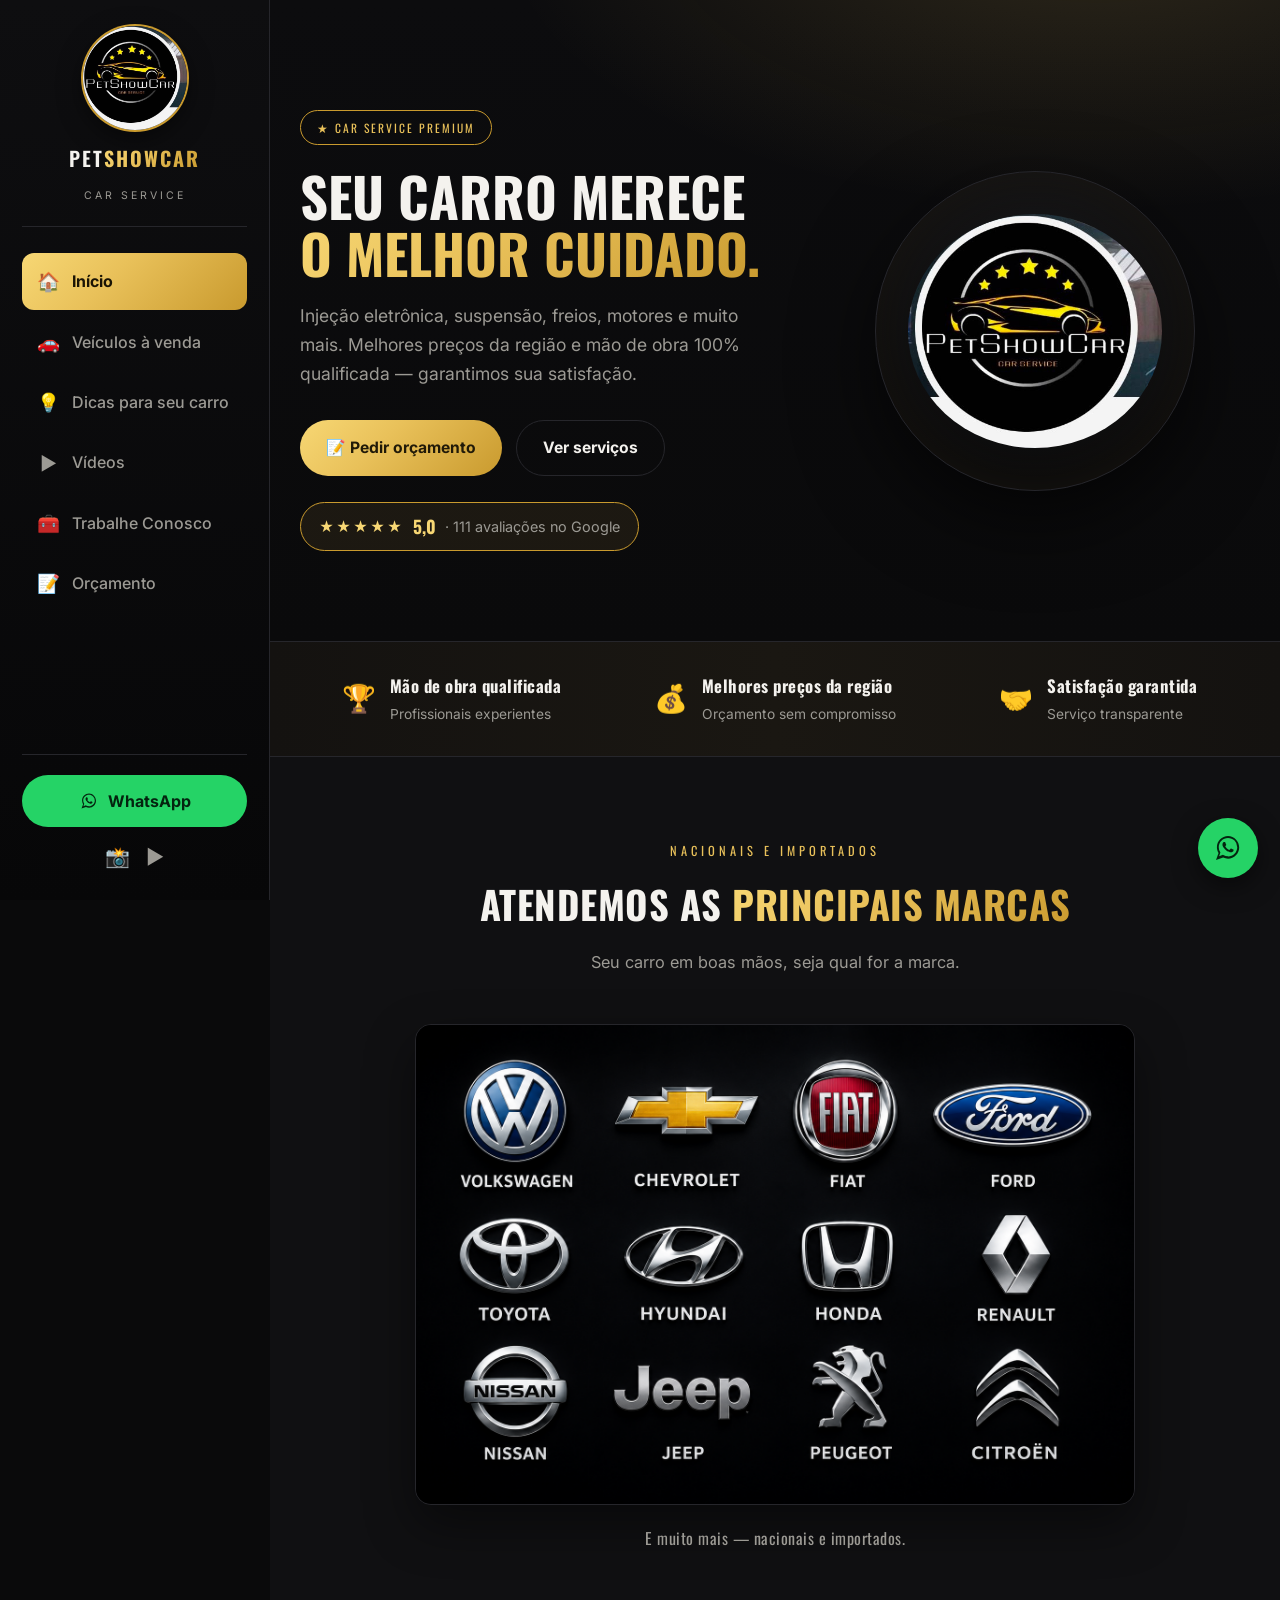
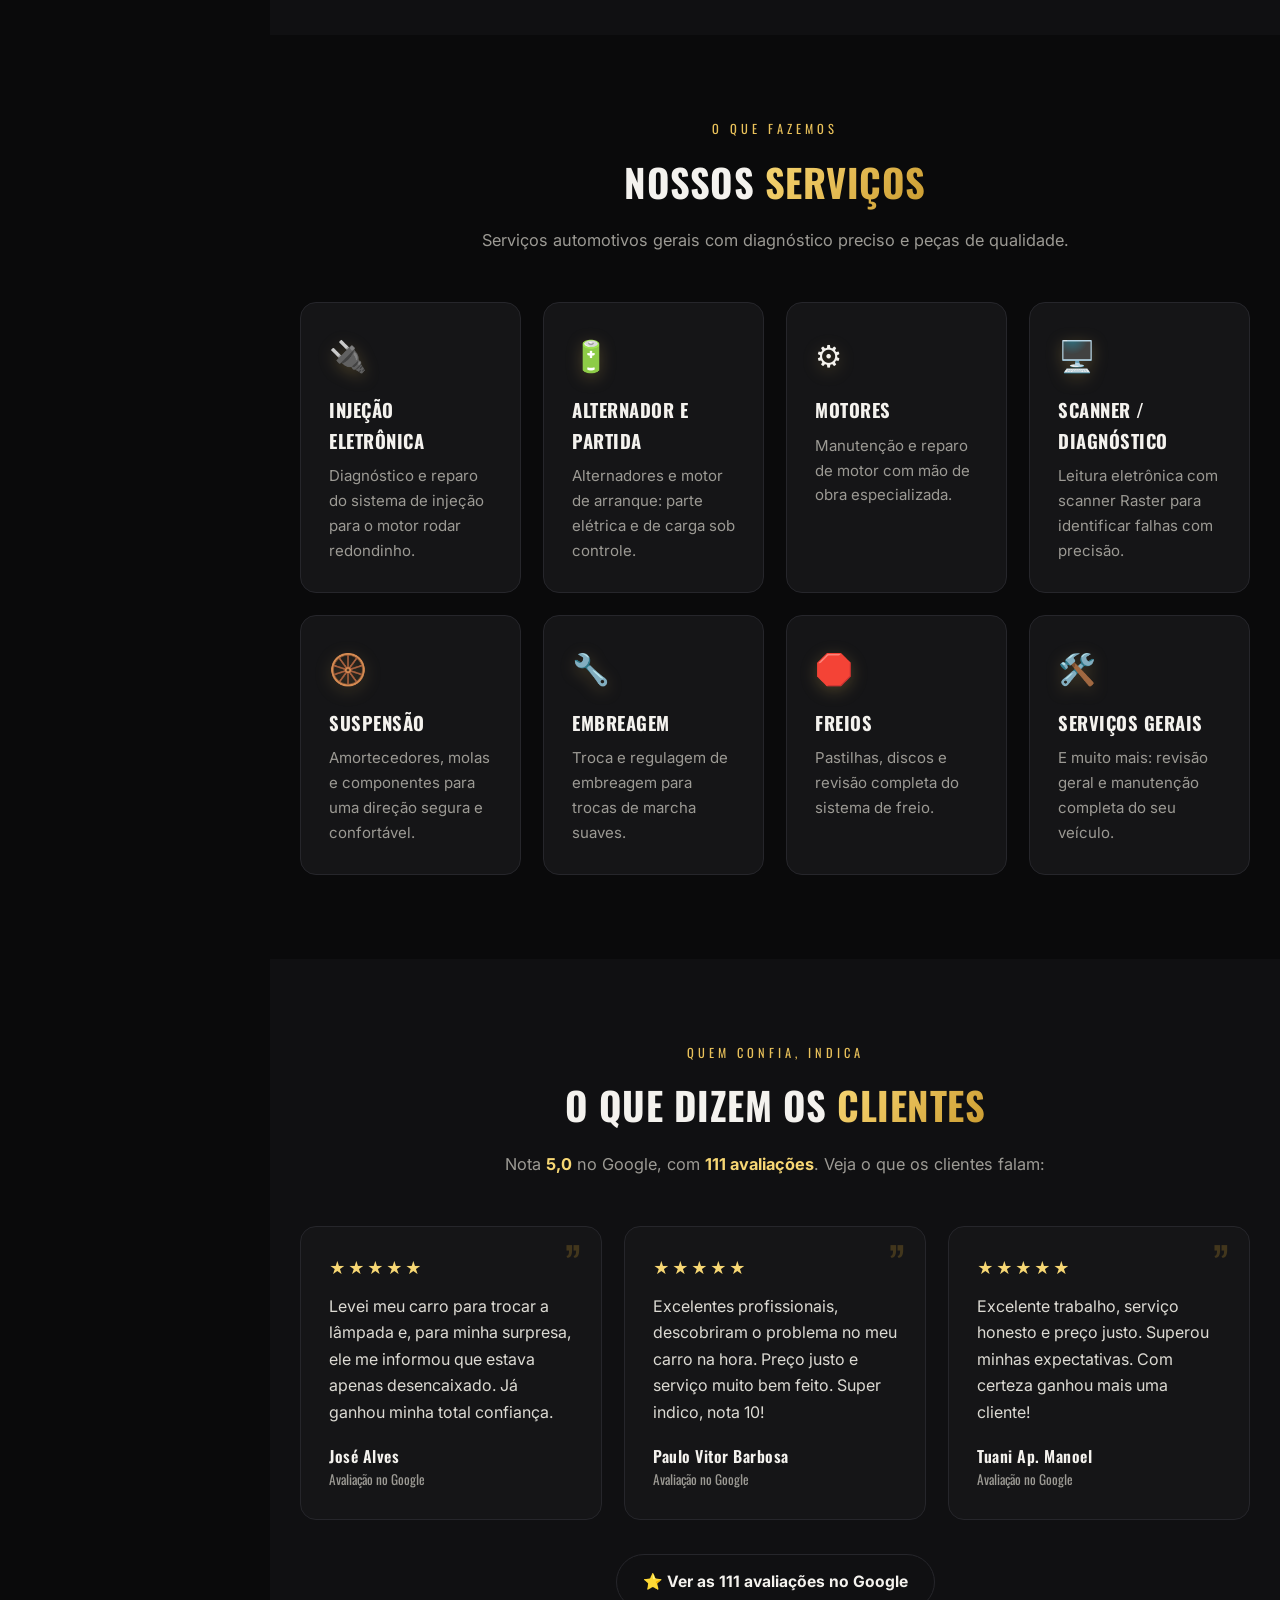
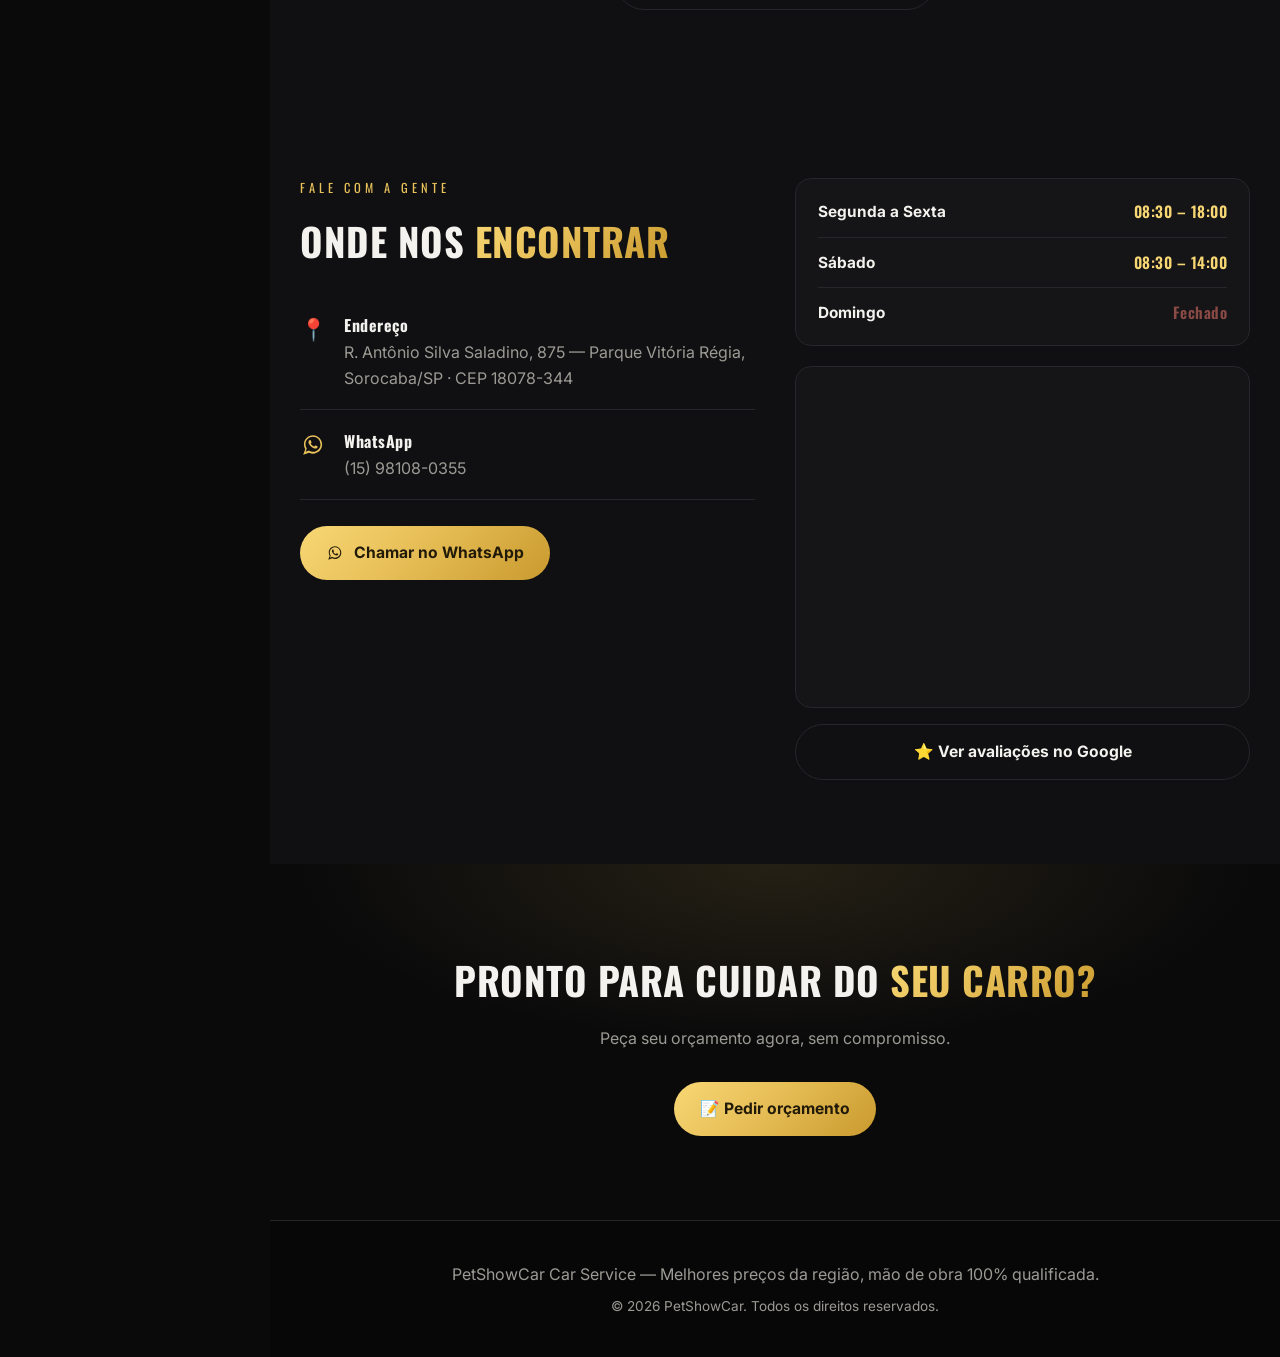
<file: index.html>
<!DOCTYPE html>
<html lang="pt-BR">
<head>
<meta charset="UTF-8">
<meta name="viewport" content="width=device-width, initial-scale=1.0">
<title>PetShowCar — Oficina Mecânica Premium</title>
<meta name="description" content="PetShowCar Car Service: injeção eletrônica, suspensão, freios, motores e mais. Melhores preços da região e mão de obra 100% qualificada.">
<link rel="icon" href="fotos/logo.jpg">
<link rel="preconnect" href="https://fonts.googleapis.com">
<link rel="preconnect" href="https://fonts.gstatic.com" crossorigin>
<link href="https://fonts.googleapis.com/css2?family=Oswald:wght@400;500;600;700&family=Inter:wght@400;500;600;700&display=swap" rel="stylesheet">
<link rel="stylesheet" href="assets/style.css">
</head>
<body>

<!-- ======= SIDEBAR ======= -->
<aside class="sidebar">
  <div class="side-brand">
    <img src="fotos/logo.jpg" alt="Logo PetShowCar">
    <div class="name">PET<b>SHOWCAR</b></div>
    <small>Car Service</small>
  </div>
  <nav class="side-nav">
    <a class="active" href="index.html"><span class="ic">🏠</span> Início</a>
    <a href="veiculos.html"><span class="ic">🚗</span> Veículos à venda</a>
    <a href="dicas.html"><span class="ic">💡</span> Dicas para seu carro</a>
    <a href="videos.html"><span class="ic">▶️</span> Vídeos</a>
    <a href="trabalhe-conosco.html"><span class="ic">🧰</span> Trabalhe Conosco</a>
    <a href="orcamento.html"><span class="ic">📝</span> Orçamento</a>
  </nav>
  <div class="side-foot">
    <a class="side-wpp" data-wpp data-msg="Olá! Vim pelo site e quero um orçamento."><i class="wpp-ico"></i>WhatsApp</a>
    <div class="side-social">
      <a href="https://www.instagram.com/petshowcar/" target="_blank" title="Instagram">📸</a>
      <a href="https://www.youtube.com/channel/UCSHwjOTjkbg80PvMPB7cNIg" target="_blank" title="YouTube">▶️</a>
    </div>
  </div>
</aside>

<!-- ======= TOPBAR (mobile) ======= -->
<div class="topbar">
  <div class="tb-brand"><img src="fotos/logo.jpg" alt="PetShowCar">PET<b>SHOWCAR</b></div>
  <button class="menu-btn" id="menuBtn" aria-label="Abrir menu"><span></span><span></span><span></span></button>
</div>
<div class="overlay" id="overlay"></div>

<!-- ======= CONTEÚDO ======= -->
<main class="main">

  <!-- HERO -->
  <section class="hero">
    <div class="container">
      <div>
        <span class="tag">★ Car Service Premium</span>
        <h1>Seu carro merece<br><span class="g">o melhor cuidado.</span></h1>
        <p>Injeção eletrônica, suspensão, freios, motores e muito mais. Melhores preços da região e mão de obra 100% qualificada — garantimos sua satisfação.</p>
        <div class="hero-cta">
          <a class="btn btn-gold" href="orcamento.html">📝 Pedir orçamento</a>
          <a class="btn btn-ghost" href="#servicos">Ver serviços</a>
        </div>
        <a class="hero-rating" href="https://maps.app.goo.gl/ykEiQ9ZKjAvqwp538" target="_blank">
          <span class="stars">★★★★★</span><b>5,0</b><span>· 111 avaliações no Google</span>
        </a>
      </div>
      <div class="hero-visual">
        <div class="badge-logo"><img src="fotos/logo.jpg" alt="PetShowCar"></div>
      </div>
    </div>
  </section>

  <!-- FAIXA DESTAQUES -->
  <div class="strip">
    <div class="container">
      <div class="hl"><span class="ic">🏆</span><div><b>Mão de obra qualificada</b><span>Profissionais experientes</span></div></div>
      <div class="hl"><span class="ic">💰</span><div><b>Melhores preços da região</b><span>Orçamento sem compromisso</span></div></div>
      <div class="hl"><span class="ic">🤝</span><div><b>Satisfação garantida</b><span>Serviço transparente</span></div></div>
    </div>
  </div>

  <!-- MARCAS -->
  <section id="marcas" style="background:var(--bg2)">
    <div class="container">
      <span class="eyebrow">Nacionais e importados</span>
      <h2>Atendemos as <span class="g">principais marcas</span></h2>
      <p class="sub">Seu carro em boas mãos, seja qual for a marca.</p>
      <div style="max-width:720px;margin:0 auto;text-align:center">
        <img src="fotos/marcasdecarro.png" alt="Principais marcas atendidas: Volkswagen, Chevrolet, Fiat, Ford, Toyota, Hyundai, Honda, Renault, Nissan, Jeep, Peugeot e Citroën" style="width:100%;border-radius:16px;border:1px solid var(--line);box-shadow:0 20px 50px rgba(0,0,0,.45)">
        <p style="color:var(--muted);margin-top:20px;font-family:'Oswald';letter-spacing:.5px">E muito mais — nacionais e importados.</p>
      </div>
    </div>
  </section>

  <!-- SERVIÇOS -->
  <section id="servicos">
    <div class="container">
      <span class="eyebrow">O que fazemos</span>
      <h2>Nossos <span class="g">serviços</span></h2>
      <p class="sub">Serviços automotivos gerais com diagnóstico preciso e peças de qualidade.</p>
      <div class="grid grid-4">
        <div class="card"><div class="ic">🔌</div><h3>Injeção eletrônica</h3><p>Diagnóstico e reparo do sistema de injeção para o motor rodar redondinho.</p></div>
        <div class="card"><div class="ic">🔋</div><h3>Alternador e partida</h3><p>Alternadores e motor de arranque: parte elétrica e de carga sob controle.</p></div>
        <div class="card"><div class="ic">⚙️</div><h3>Motores</h3><p>Manutenção e reparo de motor com mão de obra especializada.</p></div>
        <div class="card"><div class="ic">🖥️</div><h3>Scanner / diagnóstico</h3><p>Leitura eletrônica com scanner Raster para identificar falhas com precisão.</p></div>
        <div class="card"><div class="ic">🛞</div><h3>Suspensão</h3><p>Amortecedores, molas e componentes para uma direção segura e confortável.</p></div>
        <div class="card"><div class="ic">🔧</div><h3>Embreagem</h3><p>Troca e regulagem de embreagem para trocas de marcha suaves.</p></div>
        <div class="card"><div class="ic">🛑</div><h3>Freios</h3><p>Pastilhas, discos e revisão completa do sistema de freio.</p></div>
        <div class="card"><div class="ic">🛠️</div><h3>Serviços gerais</h3><p>E muito mais: revisão geral e manutenção completa do seu veículo.</p></div>
      </div>
    </div>
  </section>

  <!-- DEPOIMENTOS -->
  <section id="depoimentos" style="background:var(--bg2)">
    <div class="container">
      <span class="eyebrow">Quem confia, indica</span>
      <h2>O que dizem os <span class="g">clientes</span></h2>
      <p class="sub">Nota <b style="color:var(--gold2)">5,0</b> no Google, com <b style="color:var(--gold2)">111 avaliações</b>. Veja o que os clientes falam:</p>
      <div class="deps">
        <div class="dep"><div class="quote">”</div><div class="stars">★★★★★</div><p>Levei meu carro para trocar a lâmpada e, para minha surpresa, ele me informou que estava apenas desencaixado. Já ganhou minha total confiança.</p><div class="who">José Alves<small>Avaliação no Google</small></div></div>
        <div class="dep"><div class="quote">”</div><div class="stars">★★★★★</div><p>Excelentes profissionais, descobriram o problema no meu carro na hora. Preço justo e serviço muito bem feito. Super indico, nota 10!</p><div class="who">Paulo Vitor Barbosa<small>Avaliação no Google</small></div></div>
        <div class="dep"><div class="quote">”</div><div class="stars">★★★★★</div><p>Excelente trabalho, serviço honesto e preço justo. Superou minhas expectativas. Com certeza ganhou mais uma cliente!</p><div class="who">Tuani Ap. Manoel<small>Avaliação no Google</small></div></div>
      </div>
      <div style="text-align:center;margin-top:34px">
        <a class="btn btn-ghost" href="https://maps.app.goo.gl/ykEiQ9ZKjAvqwp538" target="_blank">⭐ Ver as 111 avaliações no Google</a>
      </div>
    </div>
  </section>

  <!-- CONTATO / HORÁRIO -->
  <section id="contato" class="contact">
    <div class="container">
      <div>
        <span class="eyebrow" style="text-align:left">Fale com a gente</span>
        <h2>Onde nos <span class="g">encontrar</span></h2>
        <ul class="info">
          <li><span class="ic">📍</span><div><b>Endereço</b><span>R. Antônio Silva Saladino, 875 — Parque Vitória Régia, Sorocaba/SP · CEP 18078-344</span></div></li>
          <li><span class="ic"><i class="wpp-ico"></i></span><div><b>WhatsApp</b><span>(15) 98108-0355</span></div></li>
        </ul>
        <a class="btn btn-gold" style="margin-top:26px" data-wpp data-msg="Olá! Quero agendar um serviço."><i class="wpp-ico"></i>Chamar no WhatsApp</a>
      </div>
      <div>
        <div class="hours">
          <div class="row"><b>Segunda a Sexta</b><span>08:30 – 18:00</span></div>
          <div class="row"><b>Sábado</b><span>08:30 – 14:00</span></div>
          <div class="row closed"><b>Domingo</b><span>Fechado</span></div>
        </div>
        <div class="map" style="padding:0">
          <iframe src="https://www.google.com/maps?q=Pet%20Show%20Car%20(Vitoria%20regia)&output=embed" loading="lazy" referrerpolicy="no-referrer-when-downgrade" title="Localização PetShowCar no Google Maps"></iframe>
        </div>
        <a class="btn btn-ghost" style="margin-top:16px;width:100%;justify-content:center" href="https://maps.app.goo.gl/ykEiQ9ZKjAvqwp538" target="_blank">⭐ Ver avaliações no Google</a>
      </div>
    </div>
  </section>

  <!-- CTA -->
  <section class="cta">
    <div class="container">
      <h2>Pronto para cuidar do <span class="g">seu carro?</span></h2>
      <p>Peça seu orçamento agora, sem compromisso.</p>
      <a class="btn btn-gold" href="orcamento.html">📝 Pedir orçamento</a>
    </div>
  </section>

  <!-- FOOTER -->
  <footer class="foot">
    <p>PetShowCar Car Service — Melhores preços da região, mão de obra 100% qualificada.</p>
    <p class="sm">© 2026 PetShowCar. Todos os direitos reservados.</p>
  </footer>

</main>

<a class="float" data-wpp data-msg="Olá! Vim pelo site e quero um orçamento." aria-label="WhatsApp"><i class="wpp-ico"></i></a>
<script src="assets/site.js"></script>
</body>
</html>
</file>
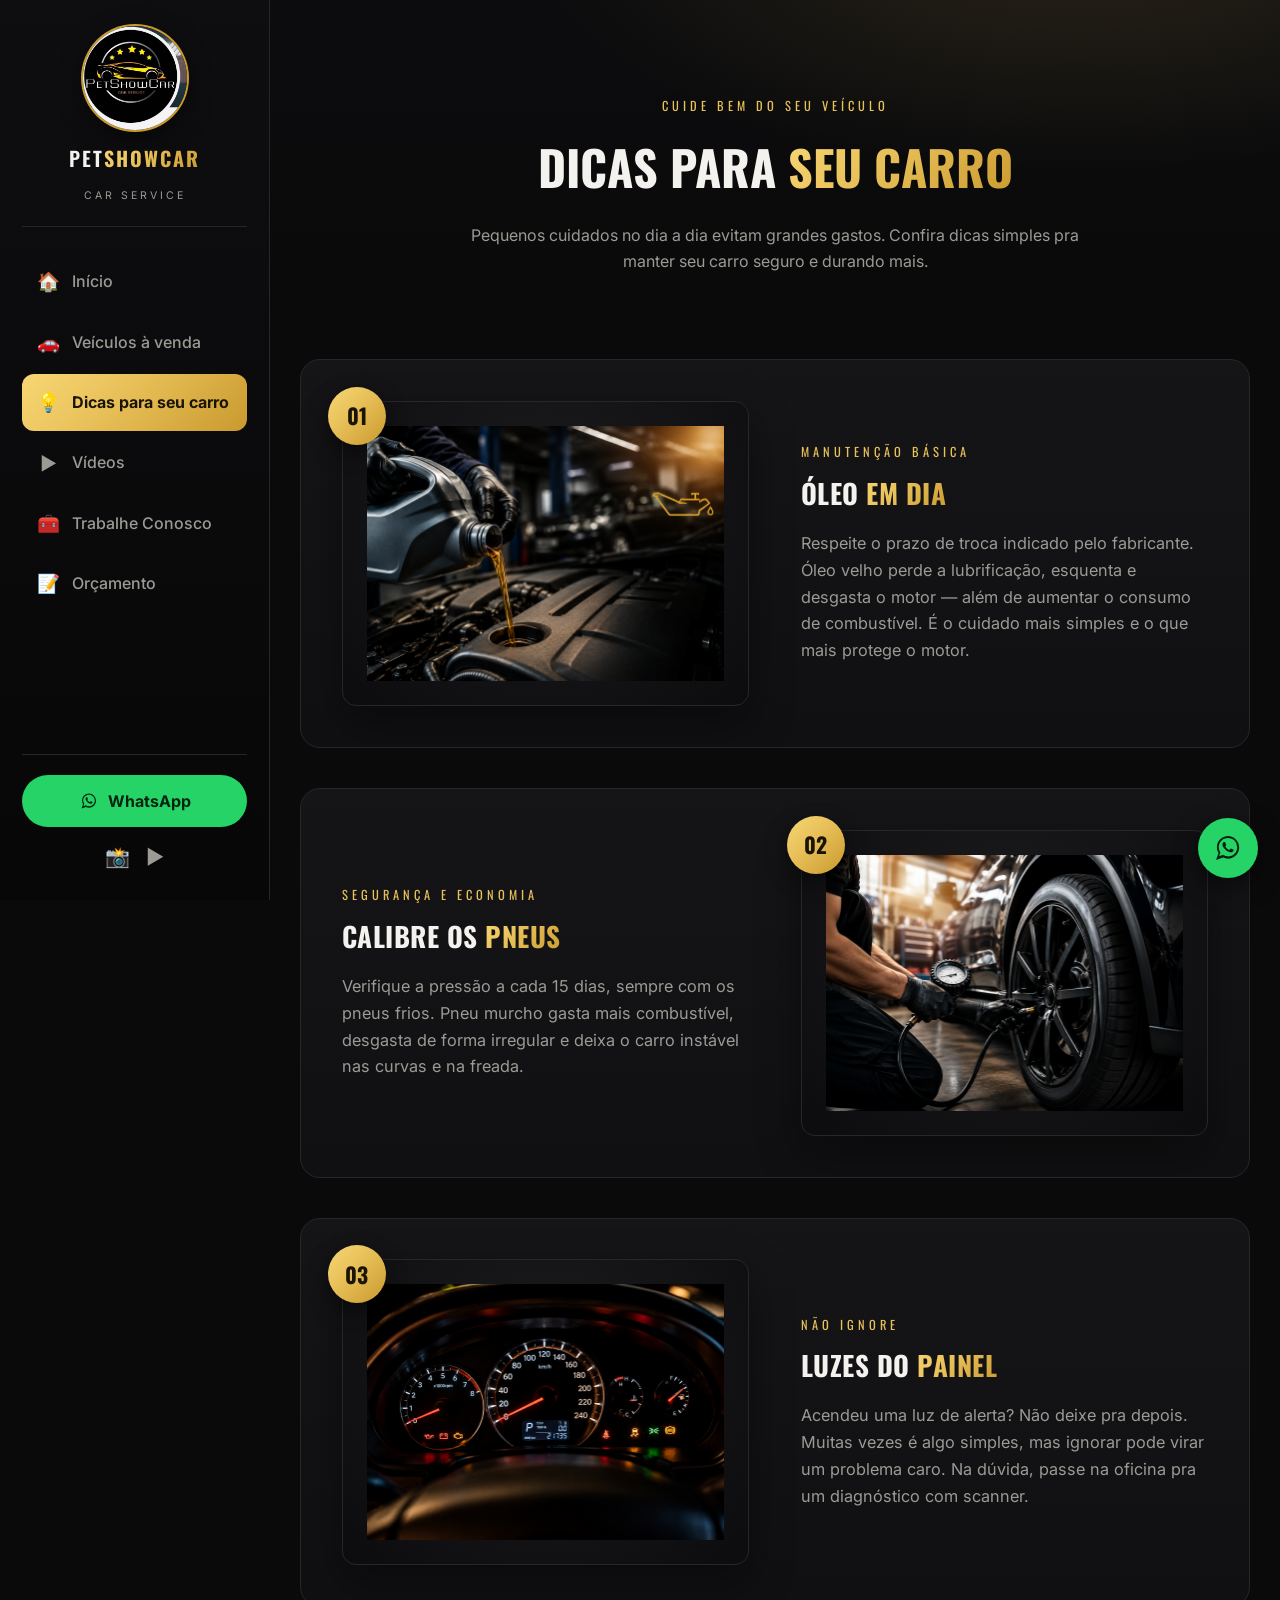
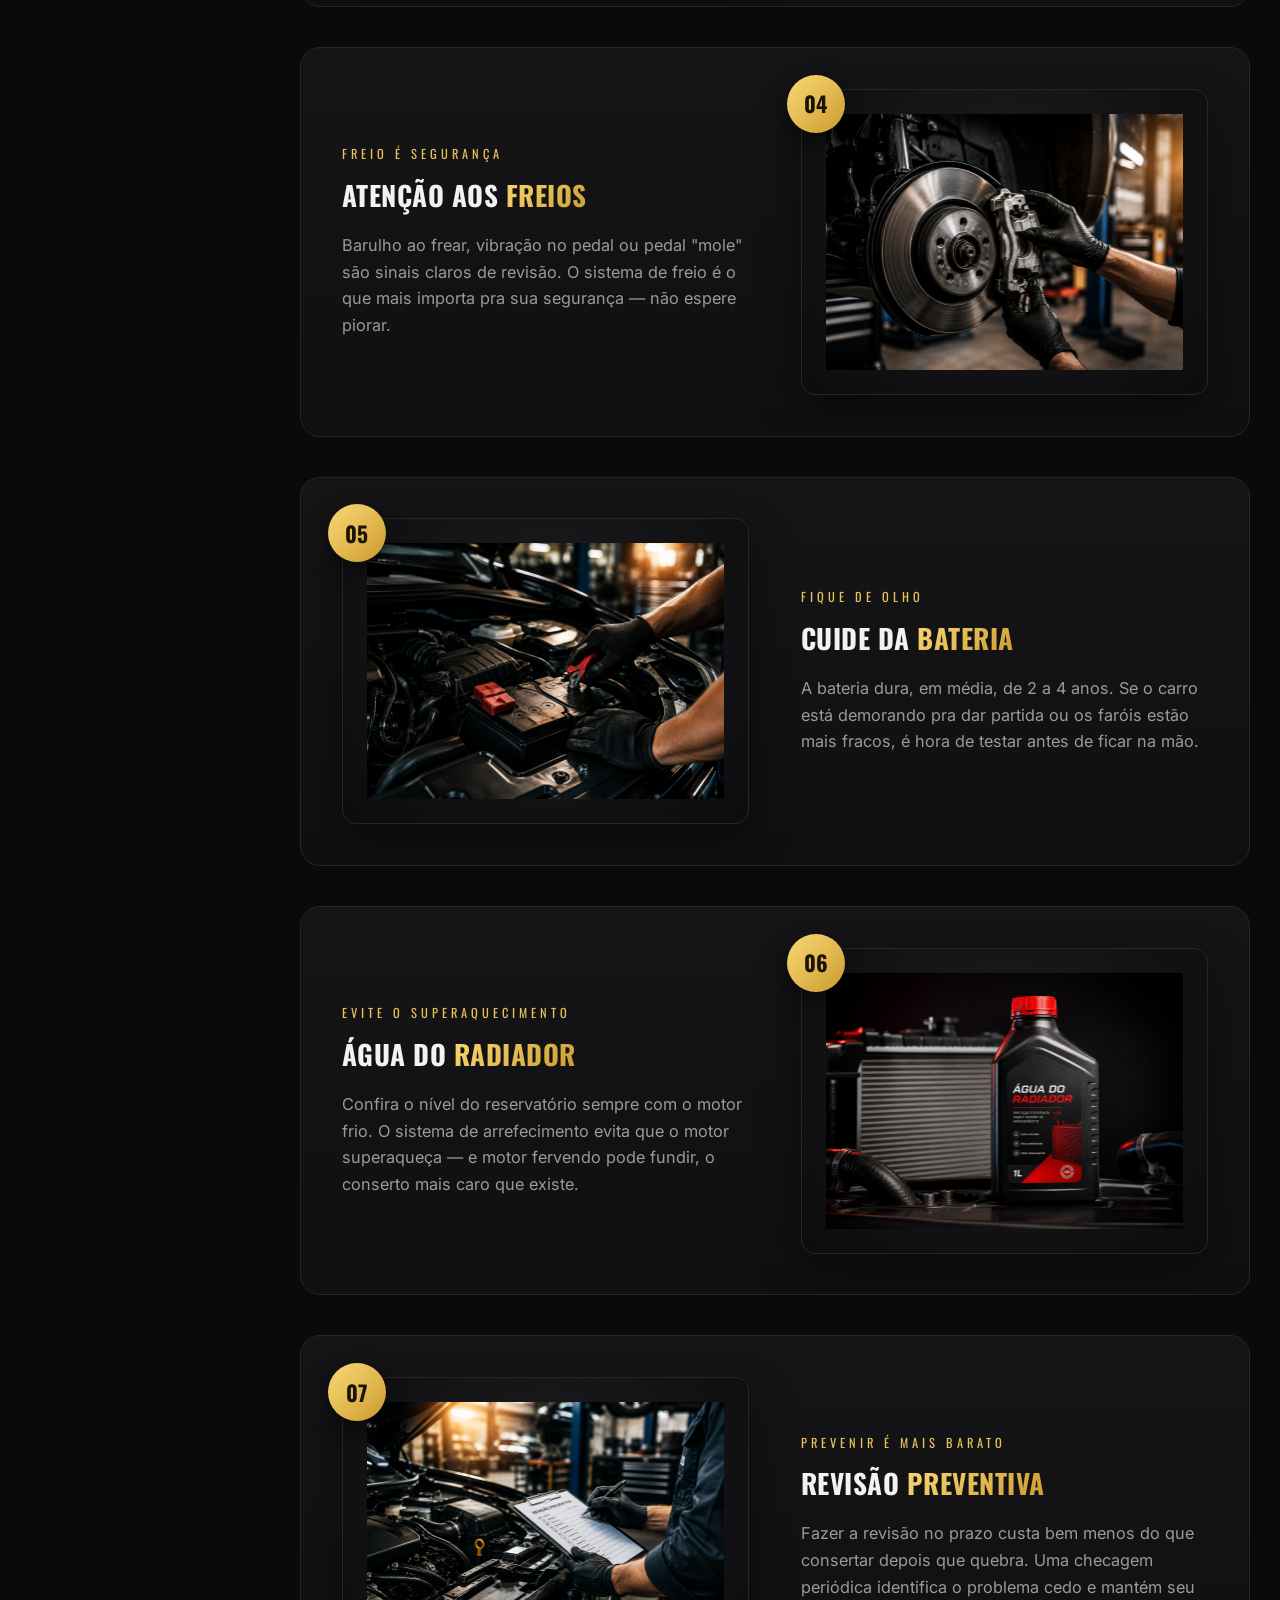
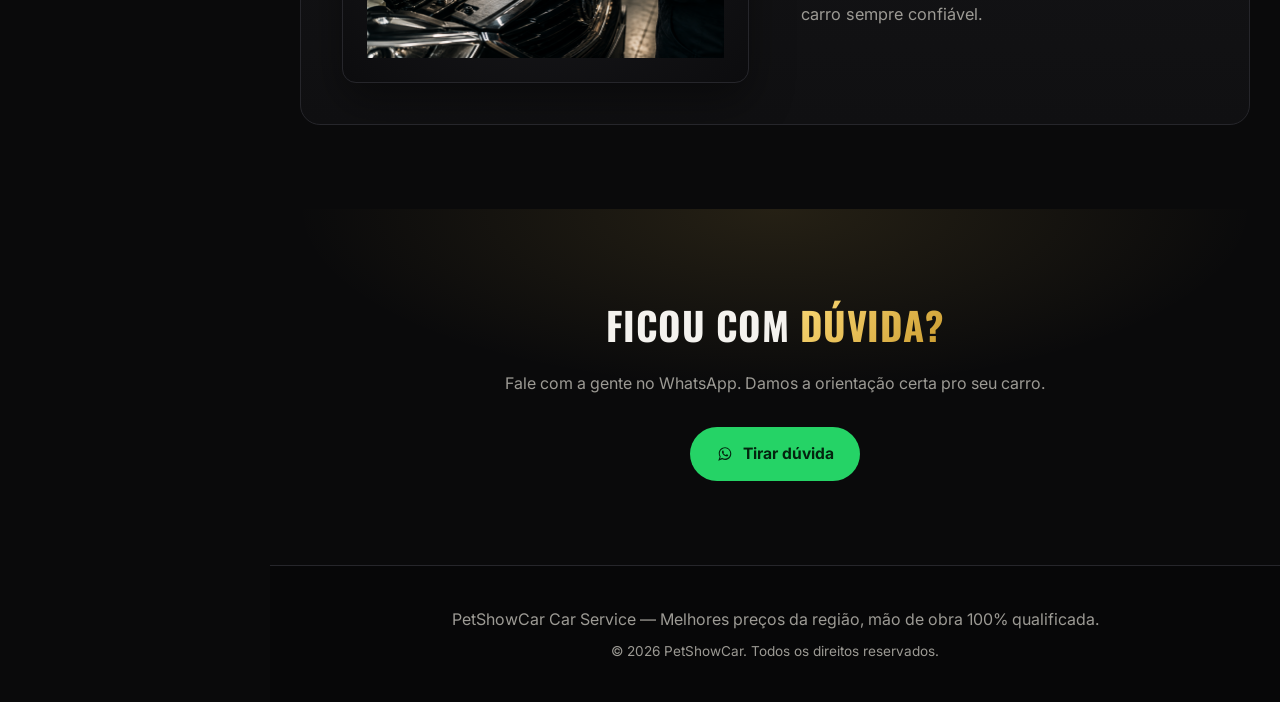
<file: dicas.html>
<!DOCTYPE html>
<html lang="pt-BR">
<head>
<meta charset="UTF-8">
<meta name="viewport" content="width=device-width, initial-scale=1.0">
<title>Dicas para seu carro — PetShowCar</title>
<meta name="description" content="Dicas práticas de manutenção para seu carro durar mais e rodar seguro, direto da oficina PetShowCar.">
<link rel="icon" href="fotos/logo.jpg">
<link rel="preconnect" href="https://fonts.googleapis.com">
<link rel="preconnect" href="https://fonts.gstatic.com" crossorigin>
<link href="https://fonts.googleapis.com/css2?family=Oswald:wght@400;500;600;700&family=Inter:wght@400;500;600;700&display=swap" rel="stylesheet">
<link rel="stylesheet" href="assets/style.css">
</head>
<body>

<aside class="sidebar">
  <div class="side-brand">
    <img src="fotos/logo.jpg" alt="Logo PetShowCar">
    <div class="name">PET<b>SHOWCAR</b></div>
    <small>Car Service</small>
  </div>
  <nav class="side-nav">
    <a href="index.html"><span class="ic">🏠</span> Início</a>
    <a href="veiculos.html"><span class="ic">🚗</span> Veículos à venda</a>
    <a class="active" href="dicas.html"><span class="ic">💡</span> Dicas para seu carro</a>
    <a href="videos.html"><span class="ic">▶️</span> Vídeos</a>
    <a href="trabalhe-conosco.html"><span class="ic">🧰</span> Trabalhe Conosco</a>
    <a href="orcamento.html"><span class="ic">📝</span> Orçamento</a>
  </nav>
  <div class="side-foot">
    <a class="side-wpp" data-wpp data-msg="Olá! Vim pelo site e quero um orçamento."><i class="wpp-ico"></i>WhatsApp</a>
    <div class="side-social">
      <a href="https://www.instagram.com/petshowcar/" target="_blank" title="Instagram">📸</a>
      <a href="https://www.youtube.com/channel/UCSHwjOTjkbg80PvMPB7cNIg" target="_blank" title="YouTube">▶️</a>
    </div>
  </div>
</aside>

<div class="topbar">
  <div class="tb-brand"><img src="fotos/logo.jpg" alt="PetShowCar">PET<b>SHOWCAR</b></div>
  <button class="menu-btn" id="menuBtn" aria-label="Abrir menu"><span></span><span></span><span></span></button>
</div>
<div class="overlay" id="overlay"></div>

<main class="main">

  <section class="page-head">
    <div class="container">
      <span class="eyebrow">Cuide bem do seu veículo</span>
      <h1>Dicas para <span class="g">seu carro</span></h1>
      <p>Pequenos cuidados no dia a dia evitam grandes gastos. Confira dicas simples pra manter seu carro seguro e durando mais.</p>
    </div>
  </section>

  <section>
    <div class="container">
      <div class="tips-list">

        <!-- Para trocar por foto real: apague o conteúdo de <div class="tip-img"> e coloque <img src="fotos/dica-oleo.jpg" alt="..."> -->
        <div class="tip-row">
          <div class="tip-media">
            <div class="step">01</div>
            <div class="tip-img"><img src="fotos/Dicas%20para%20seu%20carro/troca%20de%20oleo.png" alt="Troca de óleo do motor"></div>
          </div>
          <div class="tip-text">
            <span class="eyebrow">Manutenção básica</span>
            <h3>Óleo <span class="g">em dia</span></h3>
            <p>Respeite o prazo de troca indicado pelo fabricante. Óleo velho perde a lubrificação, esquenta e desgasta o motor — além de aumentar o consumo de combustível. É o cuidado mais simples e o que mais protege o motor.</p>
          </div>
        </div>

        <div class="tip-row">
          <div class="tip-media">
            <div class="step">02</div>
            <div class="tip-img"><img src="fotos/Dicas%20para%20seu%20carro/calibrandopneu.png" alt="Calibragem dos pneus"></div>
          </div>
          <div class="tip-text">
            <span class="eyebrow">Segurança e economia</span>
            <h3>Calibre os <span class="g">pneus</span></h3>
            <p>Verifique a pressão a cada 15 dias, sempre com os pneus frios. Pneu murcho gasta mais combustível, desgasta de forma irregular e deixa o carro instável nas curvas e na freada.</p>
          </div>
        </div>

        <div class="tip-row">
          <div class="tip-media">
            <div class="step">03</div>
            <div class="tip-img"><img src="fotos/Dicas%20para%20seu%20carro/luzes%20painel.png" alt="Luzes de alerta no painel"></div>
          </div>
          <div class="tip-text">
            <span class="eyebrow">Não ignore</span>
            <h3>Luzes do <span class="g">painel</span></h3>
            <p>Acendeu uma luz de alerta? Não deixe pra depois. Muitas vezes é algo simples, mas ignorar pode virar um problema caro. Na dúvida, passe na oficina pra um diagnóstico com scanner.</p>
          </div>
        </div>

        <div class="tip-row">
          <div class="tip-media">
            <div class="step">04</div>
            <div class="tip-img"><img src="fotos/Dicas%20para%20seu%20carro/freios.png" alt="Revisão do sistema de freios"></div>
          </div>
          <div class="tip-text">
            <span class="eyebrow">Freio é segurança</span>
            <h3>Atenção aos <span class="g">freios</span></h3>
            <p>Barulho ao frear, vibração no pedal ou pedal "mole" são sinais claros de revisão. O sistema de freio é o que mais importa pra sua segurança — não espere piorar.</p>
          </div>
        </div>

        <div class="tip-row">
          <div class="tip-media">
            <div class="step">05</div>
            <div class="tip-img"><img src="fotos/Dicas%20para%20seu%20carro/bateria.png" alt="Verificação da bateria"></div>
          </div>
          <div class="tip-text">
            <span class="eyebrow">Fique de olho</span>
            <h3>Cuide da <span class="g">bateria</span></h3>
            <p>A bateria dura, em média, de 2 a 4 anos. Se o carro está demorando pra dar partida ou os faróis estão mais fracos, é hora de testar antes de ficar na mão.</p>
          </div>
        </div>

        <div class="tip-row">
          <div class="tip-media">
            <div class="step">06</div>
            <div class="tip-img"><img src="fotos/Dicas%20para%20seu%20carro/agua%20do%20radiador.jpeg" alt="Verificação da água do radiador"></div>
          </div>
          <div class="tip-text">
            <span class="eyebrow">Evite o superaquecimento</span>
            <h3>Água do <span class="g">radiador</span></h3>
            <p>Confira o nível do reservatório sempre com o motor frio. O sistema de arrefecimento evita que o motor superaqueça — e motor fervendo pode fundir, o conserto mais caro que existe.</p>
          </div>
        </div>

        <div class="tip-row">
          <div class="tip-media">
            <div class="step">07</div>
            <div class="tip-img"><img src="fotos/Dicas%20para%20seu%20carro/revisaodocaroos.png" alt="Revisão preventiva na oficina"></div>
          </div>
          <div class="tip-text">
            <span class="eyebrow">Prevenir é mais barato</span>
            <h3>Revisão <span class="g">preventiva</span></h3>
            <p>Fazer a revisão no prazo custa bem menos do que consertar depois que quebra. Uma checagem periódica identifica o problema cedo e mantém seu carro sempre confiável.</p>
          </div>
        </div>

      </div>
    </div>
  </section>

  <section class="cta">
    <div class="container">
      <h2>Ficou com <span class="g">dúvida?</span></h2>
      <p>Fale com a gente no WhatsApp. Damos a orientação certa pro seu carro.</p>
      <a class="btn btn-wpp" data-wpp data-msg="Olá! Tenho uma dúvida sobre a manutenção do meu carro."><i class="wpp-ico"></i>Tirar dúvida</a>
    </div>
  </section>

  <footer class="foot">
    <p>PetShowCar Car Service — Melhores preços da região, mão de obra 100% qualificada.</p>
    <p class="sm">© 2026 PetShowCar. Todos os direitos reservados.</p>
  </footer>

</main>

<a class="float" data-wpp data-msg="Olá! Vim pelo site e quero um orçamento." aria-label="WhatsApp"><i class="wpp-ico"></i></a>
<script src="assets/site.js"></script>
</body>
</html>
</file>
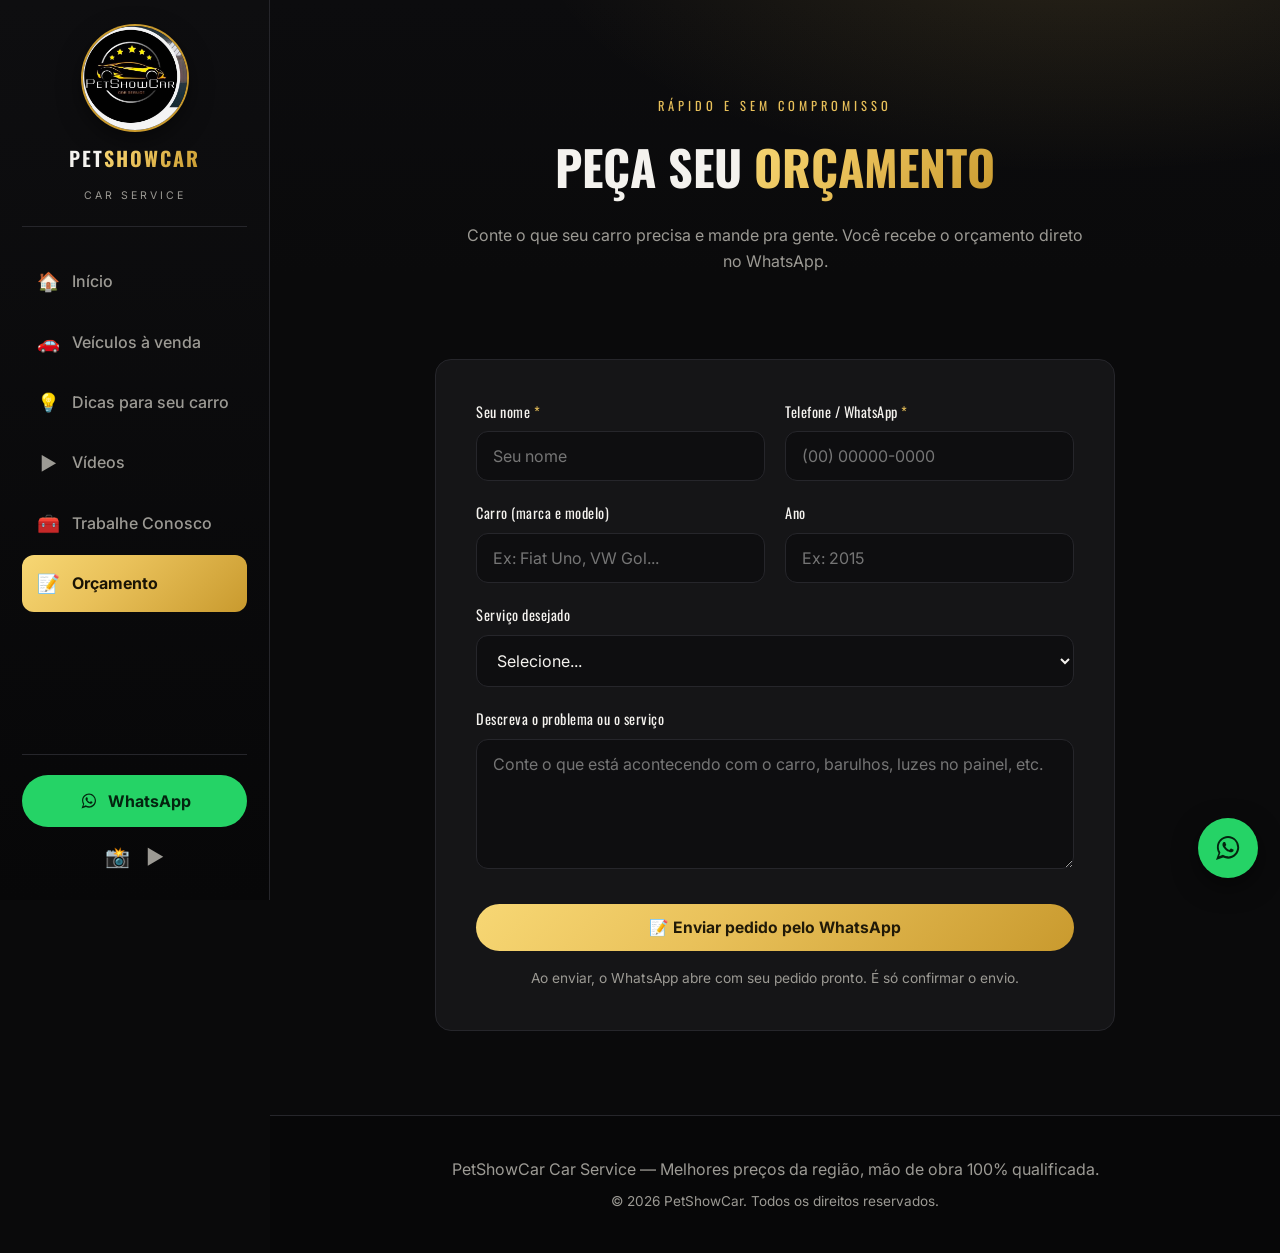
<file: orcamento.html>
<!DOCTYPE html>
<html lang="pt-BR">
<head>
<meta charset="UTF-8">
<meta name="viewport" content="width=device-width, initial-scale=1.0">
<title>Orçamento — PetShowCar</title>
<meta name="description" content="Peça um orçamento para o seu carro na PetShowCar. Rápido e sem compromisso, direto pelo WhatsApp.">
<link rel="icon" href="fotos/logo.jpg">
<link rel="preconnect" href="https://fonts.googleapis.com">
<link rel="preconnect" href="https://fonts.gstatic.com" crossorigin>
<link href="https://fonts.googleapis.com/css2?family=Oswald:wght@400;500;600;700&family=Inter:wght@400;500;600;700&display=swap" rel="stylesheet">
<link rel="stylesheet" href="assets/style.css">
</head>
<body>

<aside class="sidebar">
  <div class="side-brand">
    <img src="fotos/logo.jpg" alt="Logo PetShowCar">
    <div class="name">PET<b>SHOWCAR</b></div>
    <small>Car Service</small>
  </div>
  <nav class="side-nav">
    <a href="index.html"><span class="ic">🏠</span> Início</a>
    <a href="veiculos.html"><span class="ic">🚗</span> Veículos à venda</a>
    <a href="dicas.html"><span class="ic">💡</span> Dicas para seu carro</a>
    <a href="videos.html"><span class="ic">▶️</span> Vídeos</a>
    <a href="trabalhe-conosco.html"><span class="ic">🧰</span> Trabalhe Conosco</a>
    <a class="active" href="orcamento.html"><span class="ic">📝</span> Orçamento</a>
  </nav>
  <div class="side-foot">
    <a class="side-wpp" data-wpp data-msg="Olá! Vim pelo site e quero um orçamento."><i class="wpp-ico"></i>WhatsApp</a>
    <div class="side-social">
      <a href="https://www.instagram.com/petshowcar/" target="_blank" title="Instagram">📸</a>
      <a href="https://www.youtube.com/channel/UCSHwjOTjkbg80PvMPB7cNIg" target="_blank" title="YouTube">▶️</a>
    </div>
  </div>
</aside>

<div class="topbar">
  <div class="tb-brand"><img src="fotos/logo.jpg" alt="PetShowCar">PET<b>SHOWCAR</b></div>
  <button class="menu-btn" id="menuBtn" aria-label="Abrir menu"><span></span><span></span><span></span></button>
</div>
<div class="overlay" id="overlay"></div>

<main class="main">

  <section class="page-head">
    <div class="container">
      <span class="eyebrow">Rápido e sem compromisso</span>
      <h1>Peça seu <span class="g">orçamento</span></h1>
      <p>Conte o que seu carro precisa e mande pra gente. Você recebe o orçamento direto no WhatsApp.</p>
    </div>
  </section>

  <section>
    <div class="container">
      <div class="form-wrap">
        <form class="wpp-form" data-intro="📝 *Pedido de orçamento pelo site*">
          <div class="field-row">
            <div class="field">
              <label>Seu nome <span class="req">*</span></label>
              <input type="text" name="nome" data-label="Nome" required placeholder="Seu nome">
            </div>
            <div class="field">
              <label>Telefone / WhatsApp <span class="req">*</span></label>
              <input type="tel" name="telefone" data-label="Telefone" required placeholder="(00) 00000-0000">
            </div>
          </div>
          <div class="field-row">
            <div class="field">
              <label>Carro (marca e modelo)</label>
              <input type="text" name="veiculo" data-label="Veículo" placeholder="Ex: Fiat Uno, VW Gol...">
            </div>
            <div class="field">
              <label>Ano</label>
              <input type="text" name="ano" data-label="Ano" placeholder="Ex: 2015">
            </div>
          </div>
          <div class="field">
            <label>Serviço desejado</label>
            <select name="servico" data-label="Serviço">
              <option value="">Selecione...</option>
              <option>Injeção eletrônica</option>
              <option>Alternador / motor de arranque</option>
              <option>Motor</option>
              <option>Scanner / diagnóstico</option>
              <option>Suspensão</option>
              <option>Embreagem</option>
              <option>Freios</option>
              <option>Revisão geral</option>
              <option>Não sei / preciso de ajuda</option>
            </select>
          </div>
          <div class="field">
            <label>Descreva o problema ou o serviço</label>
            <textarea name="descricao" data-label="Descrição" placeholder="Conte o que está acontecendo com o carro, barulhos, luzes no painel, etc."></textarea>
          </div>
          <button type="submit" class="btn btn-gold form-submit">📝 Enviar pedido pelo WhatsApp</button>
          <p class="form-note">Ao enviar, o WhatsApp abre com seu pedido pronto. É só confirmar o envio.</p>
        </form>
      </div>
    </div>
  </section>

  <footer class="foot">
    <p>PetShowCar Car Service — Melhores preços da região, mão de obra 100% qualificada.</p>
    <p class="sm">© 2026 PetShowCar. Todos os direitos reservados.</p>
  </footer>

</main>

<a class="float" data-wpp data-msg="Olá! Vim pelo site e quero um orçamento." aria-label="WhatsApp"><i class="wpp-ico"></i></a>
<script src="assets/site.js"></script>
</body>
</html>
</file>
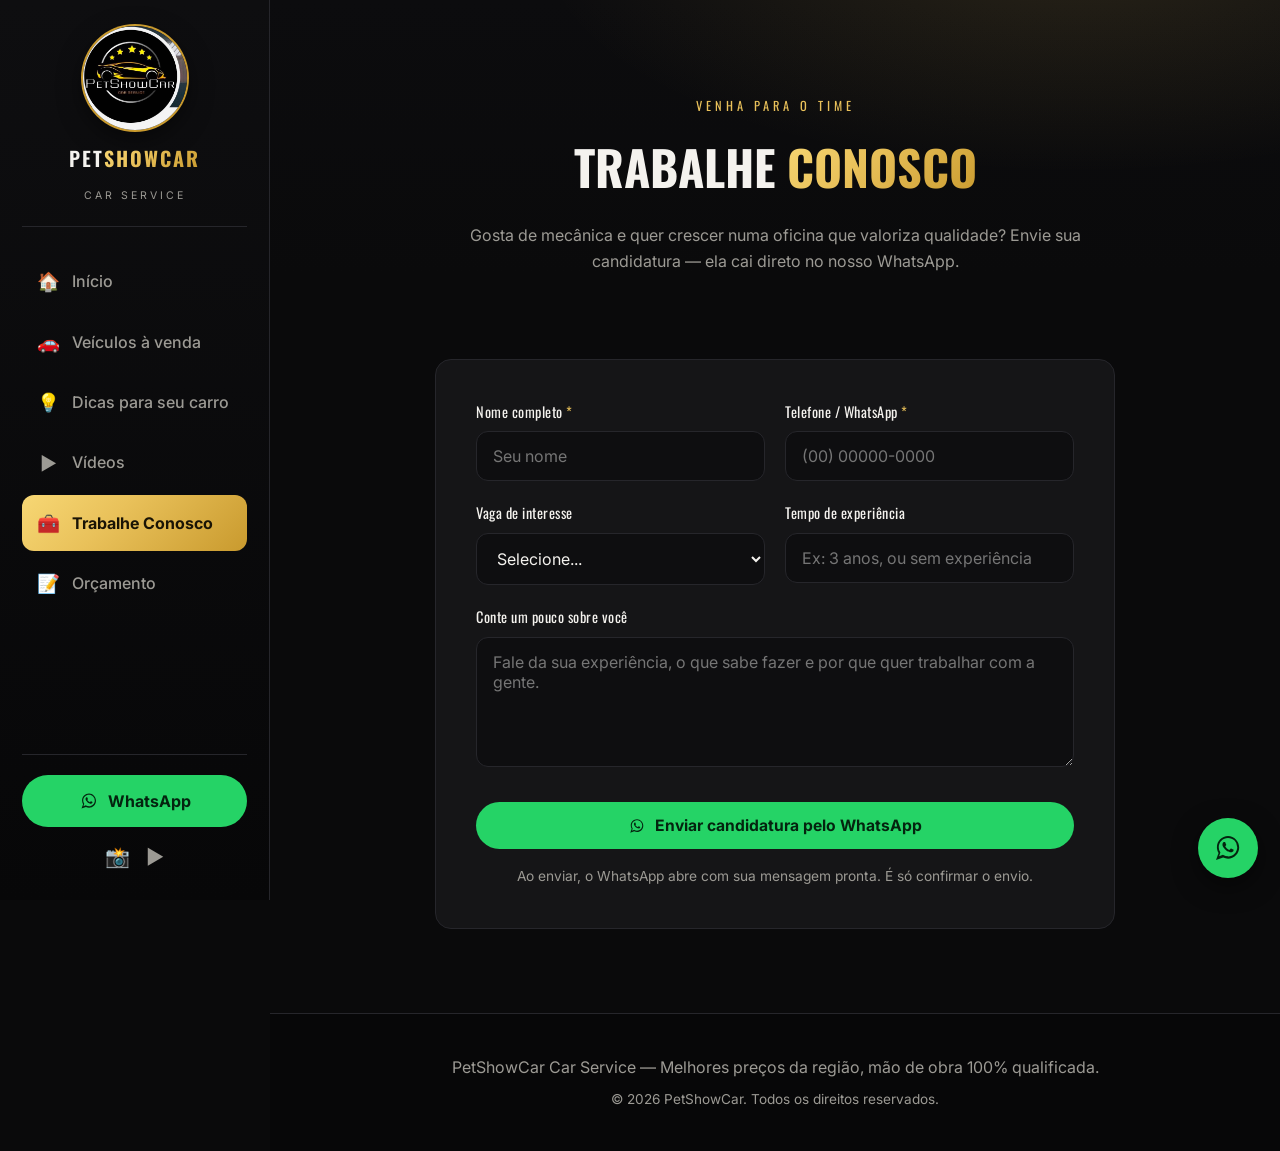
<file: trabalhe-conosco.html>
<!DOCTYPE html>
<html lang="pt-BR">
<head>
<meta charset="UTF-8">
<meta name="viewport" content="width=device-width, initial-scale=1.0">
<title>Trabalhe Conosco — PetShowCar</title>
<meta name="description" content="Faça parte da equipe PetShowCar. Envie sua candidatura direto pelo WhatsApp.">
<link rel="icon" href="fotos/logo.jpg">
<link rel="preconnect" href="https://fonts.googleapis.com">
<link rel="preconnect" href="https://fonts.gstatic.com" crossorigin>
<link href="https://fonts.googleapis.com/css2?family=Oswald:wght@400;500;600;700&family=Inter:wght@400;500;600;700&display=swap" rel="stylesheet">
<link rel="stylesheet" href="assets/style.css">
</head>
<body>

<aside class="sidebar">
  <div class="side-brand">
    <img src="fotos/logo.jpg" alt="Logo PetShowCar">
    <div class="name">PET<b>SHOWCAR</b></div>
    <small>Car Service</small>
  </div>
  <nav class="side-nav">
    <a href="index.html"><span class="ic">🏠</span> Início</a>
    <a href="veiculos.html"><span class="ic">🚗</span> Veículos à venda</a>
    <a href="dicas.html"><span class="ic">💡</span> Dicas para seu carro</a>
    <a href="videos.html"><span class="ic">▶️</span> Vídeos</a>
    <a class="active" href="trabalhe-conosco.html"><span class="ic">🧰</span> Trabalhe Conosco</a>
    <a href="orcamento.html"><span class="ic">📝</span> Orçamento</a>
  </nav>
  <div class="side-foot">
    <a class="side-wpp" data-wpp data-msg="Olá! Vim pelo site e quero um orçamento."><i class="wpp-ico"></i>WhatsApp</a>
    <div class="side-social">
      <a href="https://www.instagram.com/petshowcar/" target="_blank" title="Instagram">📸</a>
      <a href="https://www.youtube.com/channel/UCSHwjOTjkbg80PvMPB7cNIg" target="_blank" title="YouTube">▶️</a>
    </div>
  </div>
</aside>

<div class="topbar">
  <div class="tb-brand"><img src="fotos/logo.jpg" alt="PetShowCar">PET<b>SHOWCAR</b></div>
  <button class="menu-btn" id="menuBtn" aria-label="Abrir menu"><span></span><span></span><span></span></button>
</div>
<div class="overlay" id="overlay"></div>

<main class="main">

  <section class="page-head">
    <div class="container">
      <span class="eyebrow">Venha para o time</span>
      <h1>Trabalhe <span class="g">conosco</span></h1>
      <p>Gosta de mecânica e quer crescer numa oficina que valoriza qualidade? Envie sua candidatura — ela cai direto no nosso WhatsApp.</p>
    </div>
  </section>

  <section>
    <div class="container">
      <div class="form-wrap">
        <form class="wpp-form" data-intro="🧰 *Trabalhe Conosco — nova candidatura pelo site*">
          <div class="field-row">
            <div class="field">
              <label>Nome completo <span class="req">*</span></label>
              <input type="text" name="nome" data-label="Nome" required placeholder="Seu nome">
            </div>
            <div class="field">
              <label>Telefone / WhatsApp <span class="req">*</span></label>
              <input type="tel" name="telefone" data-label="Telefone" required placeholder="(00) 00000-0000">
            </div>
          </div>
          <div class="field-row">
            <div class="field">
              <label>Vaga de interesse</label>
              <select name="vaga" data-label="Vaga">
                <option value="">Selecione...</option>
                <option>Mecânico</option>
                <option>Auxiliar de mecânico</option>
                <option>Eletricista automotivo</option>
                <option>Estágio / Aprendiz</option>
                <option>Atendimento / Administrativo</option>
                <option>Outra</option>
              </select>
            </div>
            <div class="field">
              <label>Tempo de experiência</label>
              <input type="text" name="experiencia" data-label="Experiência" placeholder="Ex: 3 anos, ou sem experiência">
            </div>
          </div>
          <div class="field">
            <label>Conte um pouco sobre você</label>
            <textarea name="mensagem" data-label="Mensagem" placeholder="Fale da sua experiência, o que sabe fazer e por que quer trabalhar com a gente."></textarea>
          </div>
          <button type="submit" class="btn btn-wpp form-submit"><i class="wpp-ico"></i>Enviar candidatura pelo WhatsApp</button>
          <p class="form-note">Ao enviar, o WhatsApp abre com sua mensagem pronta. É só confirmar o envio.</p>
        </form>
      </div>
    </div>
  </section>

  <footer class="foot">
    <p>PetShowCar Car Service — Melhores preços da região, mão de obra 100% qualificada.</p>
    <p class="sm">© 2026 PetShowCar. Todos os direitos reservados.</p>
  </footer>

</main>

<a class="float" data-wpp data-msg="Olá! Vim pelo site e quero um orçamento." aria-label="WhatsApp"><i class="wpp-ico"></i></a>
<script src="assets/site.js"></script>
</body>
</html>
</file>
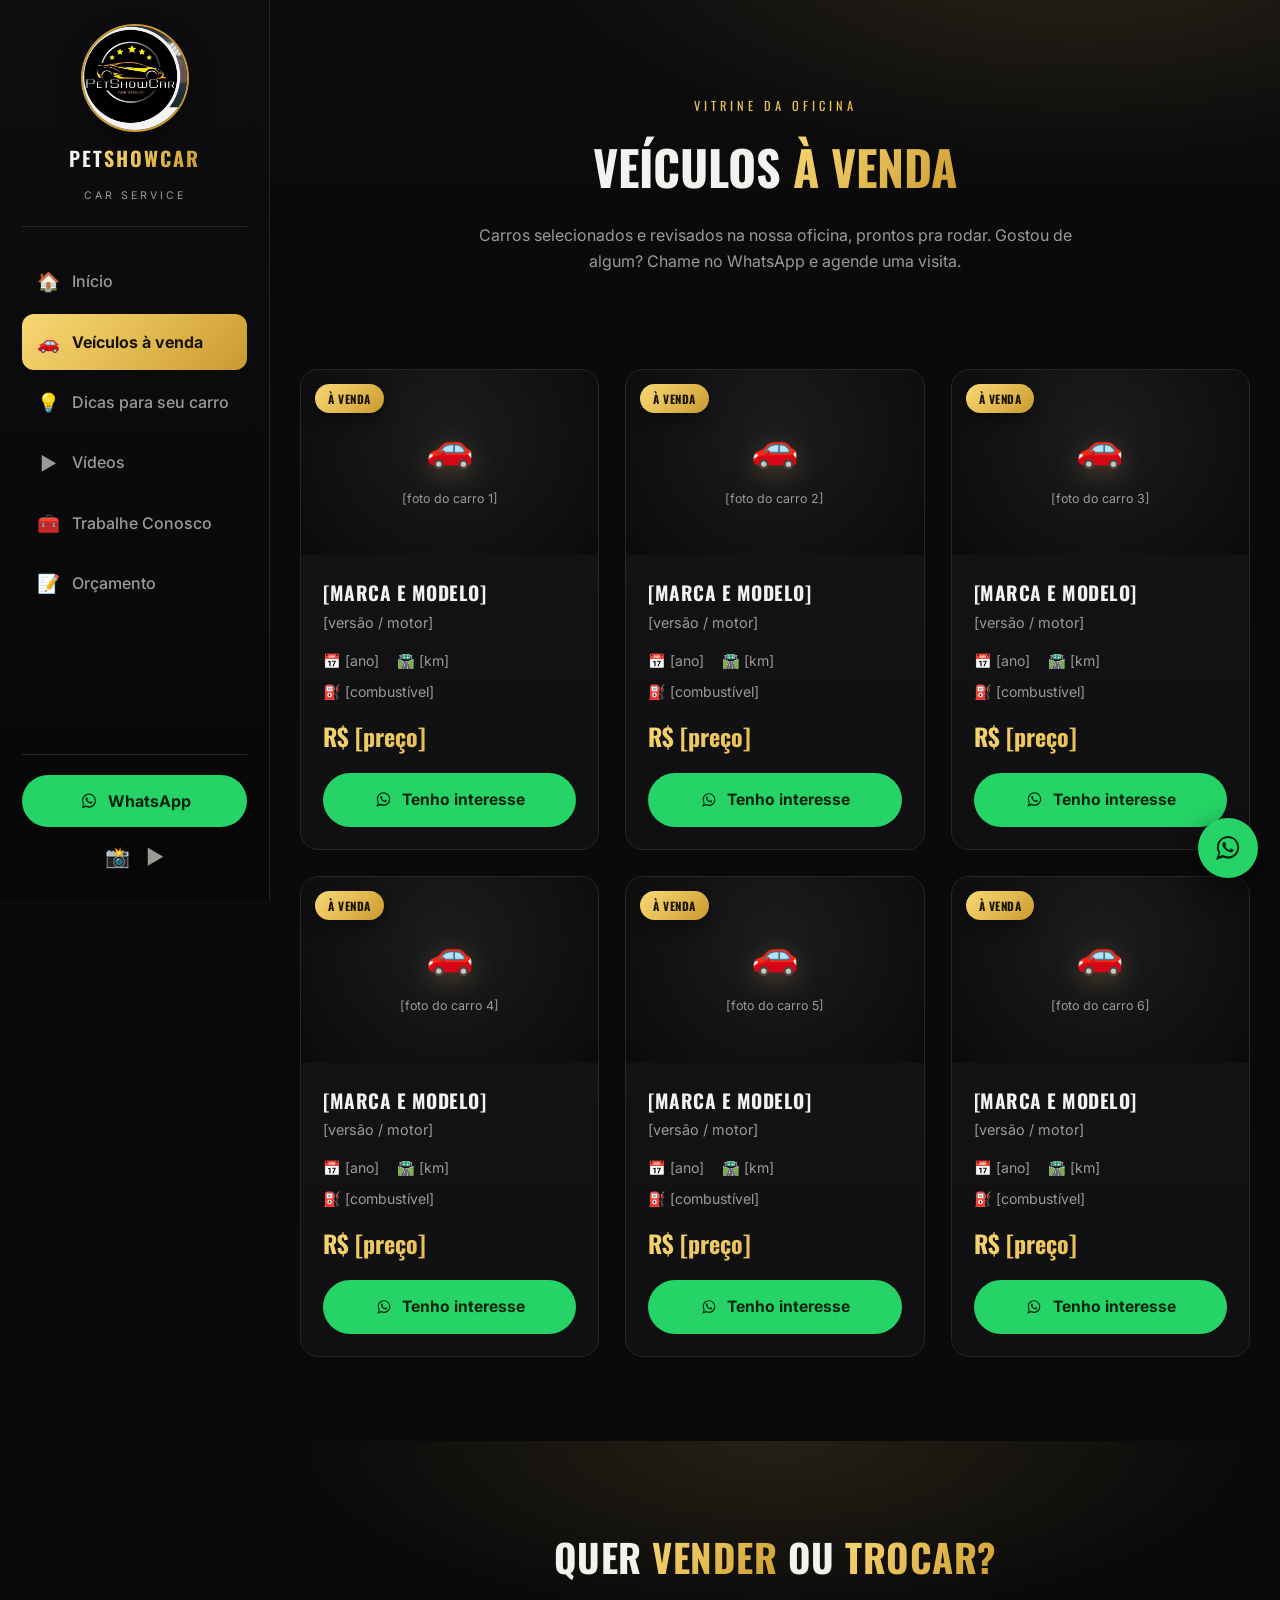
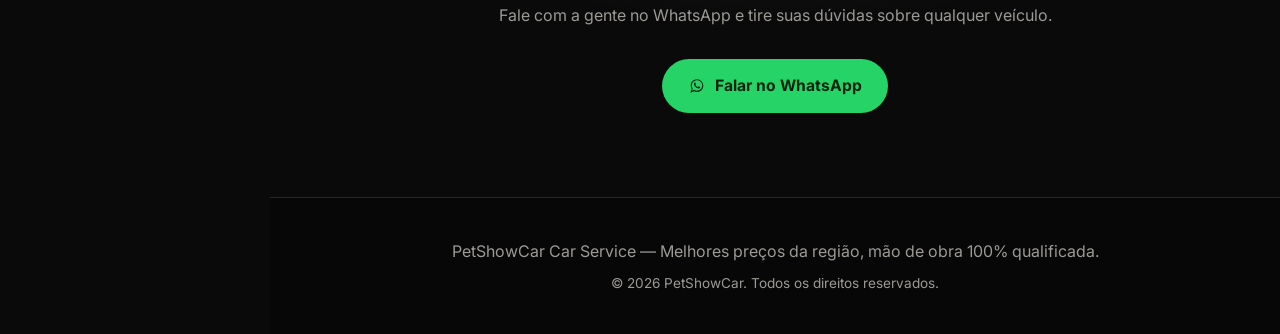
<file: veiculos.html>
<!DOCTYPE html>
<html lang="pt-BR">
<head>
<meta charset="UTF-8">
<meta name="viewport" content="width=device-width, initial-scale=1.0">
<title>Veículos à venda — PetShowCar</title>
<meta name="description" content="Carros à venda na PetShowCar. Veículos revisados e prontos pra rodar. Fale com a gente pelo WhatsApp.">
<link rel="icon" href="fotos/logo.jpg">
<link rel="preconnect" href="https://fonts.googleapis.com">
<link rel="preconnect" href="https://fonts.gstatic.com" crossorigin>
<link href="https://fonts.googleapis.com/css2?family=Oswald:wght@400;500;600;700&family=Inter:wght@400;500;600;700&display=swap" rel="stylesheet">
<link rel="stylesheet" href="assets/style.css">
</head>
<body>

<aside class="sidebar">
  <div class="side-brand">
    <img src="fotos/logo.jpg" alt="Logo PetShowCar">
    <div class="name">PET<b>SHOWCAR</b></div>
    <small>Car Service</small>
  </div>
  <nav class="side-nav">
    <a href="index.html"><span class="ic">🏠</span> Início</a>
    <a class="active" href="veiculos.html"><span class="ic">🚗</span> Veículos à venda</a>
    <a href="dicas.html"><span class="ic">💡</span> Dicas para seu carro</a>
    <a href="videos.html"><span class="ic">▶️</span> Vídeos</a>
    <a href="trabalhe-conosco.html"><span class="ic">🧰</span> Trabalhe Conosco</a>
    <a href="orcamento.html"><span class="ic">📝</span> Orçamento</a>
  </nav>
  <div class="side-foot">
    <a class="side-wpp" data-wpp data-msg="Olá! Vim pelo site e quero um orçamento."><i class="wpp-ico"></i>WhatsApp</a>
    <div class="side-social">
      <a href="https://www.instagram.com/petshowcar/" target="_blank" title="Instagram">📸</a>
      <a href="https://www.youtube.com/channel/UCSHwjOTjkbg80PvMPB7cNIg" target="_blank" title="YouTube">▶️</a>
    </div>
  </div>
</aside>

<div class="topbar">
  <div class="tb-brand"><img src="fotos/logo.jpg" alt="PetShowCar">PET<b>SHOWCAR</b></div>
  <button class="menu-btn" id="menuBtn" aria-label="Abrir menu"><span></span><span></span><span></span></button>
</div>
<div class="overlay" id="overlay"></div>

<main class="main">

  <section class="page-head">
    <div class="container">
      <span class="eyebrow">Vitrine da oficina</span>
      <h1>Veículos <span class="g">à venda</span></h1>
      <p>Carros selecionados e revisados na nossa oficina, prontos pra rodar. Gostou de algum? Chame no WhatsApp e agende uma visita.</p>
    </div>
  </section>

  <section>
    <div class="container">
      <div class="car-grid">

        <!-- Para colocar a foto real: troque o conteúdo de <div class="car-photo"> por <img src="fotos/carro-1.jpg" alt="..."> mantendo a <span class="car-tag"> -->
        <div class="car-card">
          <div class="car-photo"><span class="ph-ic">🚗</span><small>[foto do carro 1]</small><span class="car-tag">À VENDA</span></div>
          <div class="car-body">
            <h3>[Marca e Modelo]</h3>
            <div class="car-sub">[versão / motor]</div>
            <div class="car-specs"><span>📅 [ano]</span><span>🛣️ [km]</span><span>⛽ [combustível]</span></div>
            <div class="car-price">R$ [preço]</div>
            <a class="btn btn-wpp" data-wpp data-msg="Olá! Tenho interesse no carro 1 (Marca e Modelo) anunciado no site. Ainda está disponível?"><i class="wpp-ico"></i>Tenho interesse</a>
          </div>
        </div>

        <div class="car-card">
          <div class="car-photo"><span class="ph-ic">🚗</span><small>[foto do carro 2]</small><span class="car-tag">À VENDA</span></div>
          <div class="car-body">
            <h3>[Marca e Modelo]</h3>
            <div class="car-sub">[versão / motor]</div>
            <div class="car-specs"><span>📅 [ano]</span><span>🛣️ [km]</span><span>⛽ [combustível]</span></div>
            <div class="car-price">R$ [preço]</div>
            <a class="btn btn-wpp" data-wpp data-msg="Olá! Tenho interesse no carro 2 (Marca e Modelo) anunciado no site. Ainda está disponível?"><i class="wpp-ico"></i>Tenho interesse</a>
          </div>
        </div>

        <div class="car-card">
          <div class="car-photo"><span class="ph-ic">🚗</span><small>[foto do carro 3]</small><span class="car-tag">À VENDA</span></div>
          <div class="car-body">
            <h3>[Marca e Modelo]</h3>
            <div class="car-sub">[versão / motor]</div>
            <div class="car-specs"><span>📅 [ano]</span><span>🛣️ [km]</span><span>⛽ [combustível]</span></div>
            <div class="car-price">R$ [preço]</div>
            <a class="btn btn-wpp" data-wpp data-msg="Olá! Tenho interesse no carro 3 (Marca e Modelo) anunciado no site. Ainda está disponível?"><i class="wpp-ico"></i>Tenho interesse</a>
          </div>
        </div>

        <div class="car-card">
          <div class="car-photo"><span class="ph-ic">🚗</span><small>[foto do carro 4]</small><span class="car-tag">À VENDA</span></div>
          <div class="car-body">
            <h3>[Marca e Modelo]</h3>
            <div class="car-sub">[versão / motor]</div>
            <div class="car-specs"><span>📅 [ano]</span><span>🛣️ [km]</span><span>⛽ [combustível]</span></div>
            <div class="car-price">R$ [preço]</div>
            <a class="btn btn-wpp" data-wpp data-msg="Olá! Tenho interesse no carro 4 (Marca e Modelo) anunciado no site. Ainda está disponível?"><i class="wpp-ico"></i>Tenho interesse</a>
          </div>
        </div>

        <div class="car-card">
          <div class="car-photo"><span class="ph-ic">🚗</span><small>[foto do carro 5]</small><span class="car-tag">À VENDA</span></div>
          <div class="car-body">
            <h3>[Marca e Modelo]</h3>
            <div class="car-sub">[versão / motor]</div>
            <div class="car-specs"><span>📅 [ano]</span><span>🛣️ [km]</span><span>⛽ [combustível]</span></div>
            <div class="car-price">R$ [preço]</div>
            <a class="btn btn-wpp" data-wpp data-msg="Olá! Tenho interesse no carro 5 (Marca e Modelo) anunciado no site. Ainda está disponível?"><i class="wpp-ico"></i>Tenho interesse</a>
          </div>
        </div>

        <div class="car-card">
          <div class="car-photo"><span class="ph-ic">🚗</span><small>[foto do carro 6]</small><span class="car-tag">À VENDA</span></div>
          <div class="car-body">
            <h3>[Marca e Modelo]</h3>
            <div class="car-sub">[versão / motor]</div>
            <div class="car-specs"><span>📅 [ano]</span><span>🛣️ [km]</span><span>⛽ [combustível]</span></div>
            <div class="car-price">R$ [preço]</div>
            <a class="btn btn-wpp" data-wpp data-msg="Olá! Tenho interesse no carro 6 (Marca e Modelo) anunciado no site. Ainda está disponível?"><i class="wpp-ico"></i>Tenho interesse</a>
          </div>
        </div>

      </div>
    </div>
  </section>

  <section class="cta">
    <div class="container">
      <h2>Quer <span class="g">vender</span> ou <span class="g">trocar?</span></h2>
      <p>Fale com a gente no WhatsApp e tire suas dúvidas sobre qualquer veículo.</p>
      <a class="btn btn-wpp" data-wpp data-msg="Olá! Quero falar sobre os carros à venda."><i class="wpp-ico"></i>Falar no WhatsApp</a>
    </div>
  </section>

  <footer class="foot">
    <p>PetShowCar Car Service — Melhores preços da região, mão de obra 100% qualificada.</p>
    <p class="sm">© 2026 PetShowCar. Todos os direitos reservados.</p>
  </footer>

</main>

<a class="float" data-wpp data-msg="Olá! Vim pelo site e quero um orçamento." aria-label="WhatsApp"><i class="wpp-ico"></i></a>
<script src="assets/site.js"></script>
</body>
</html>
</file>
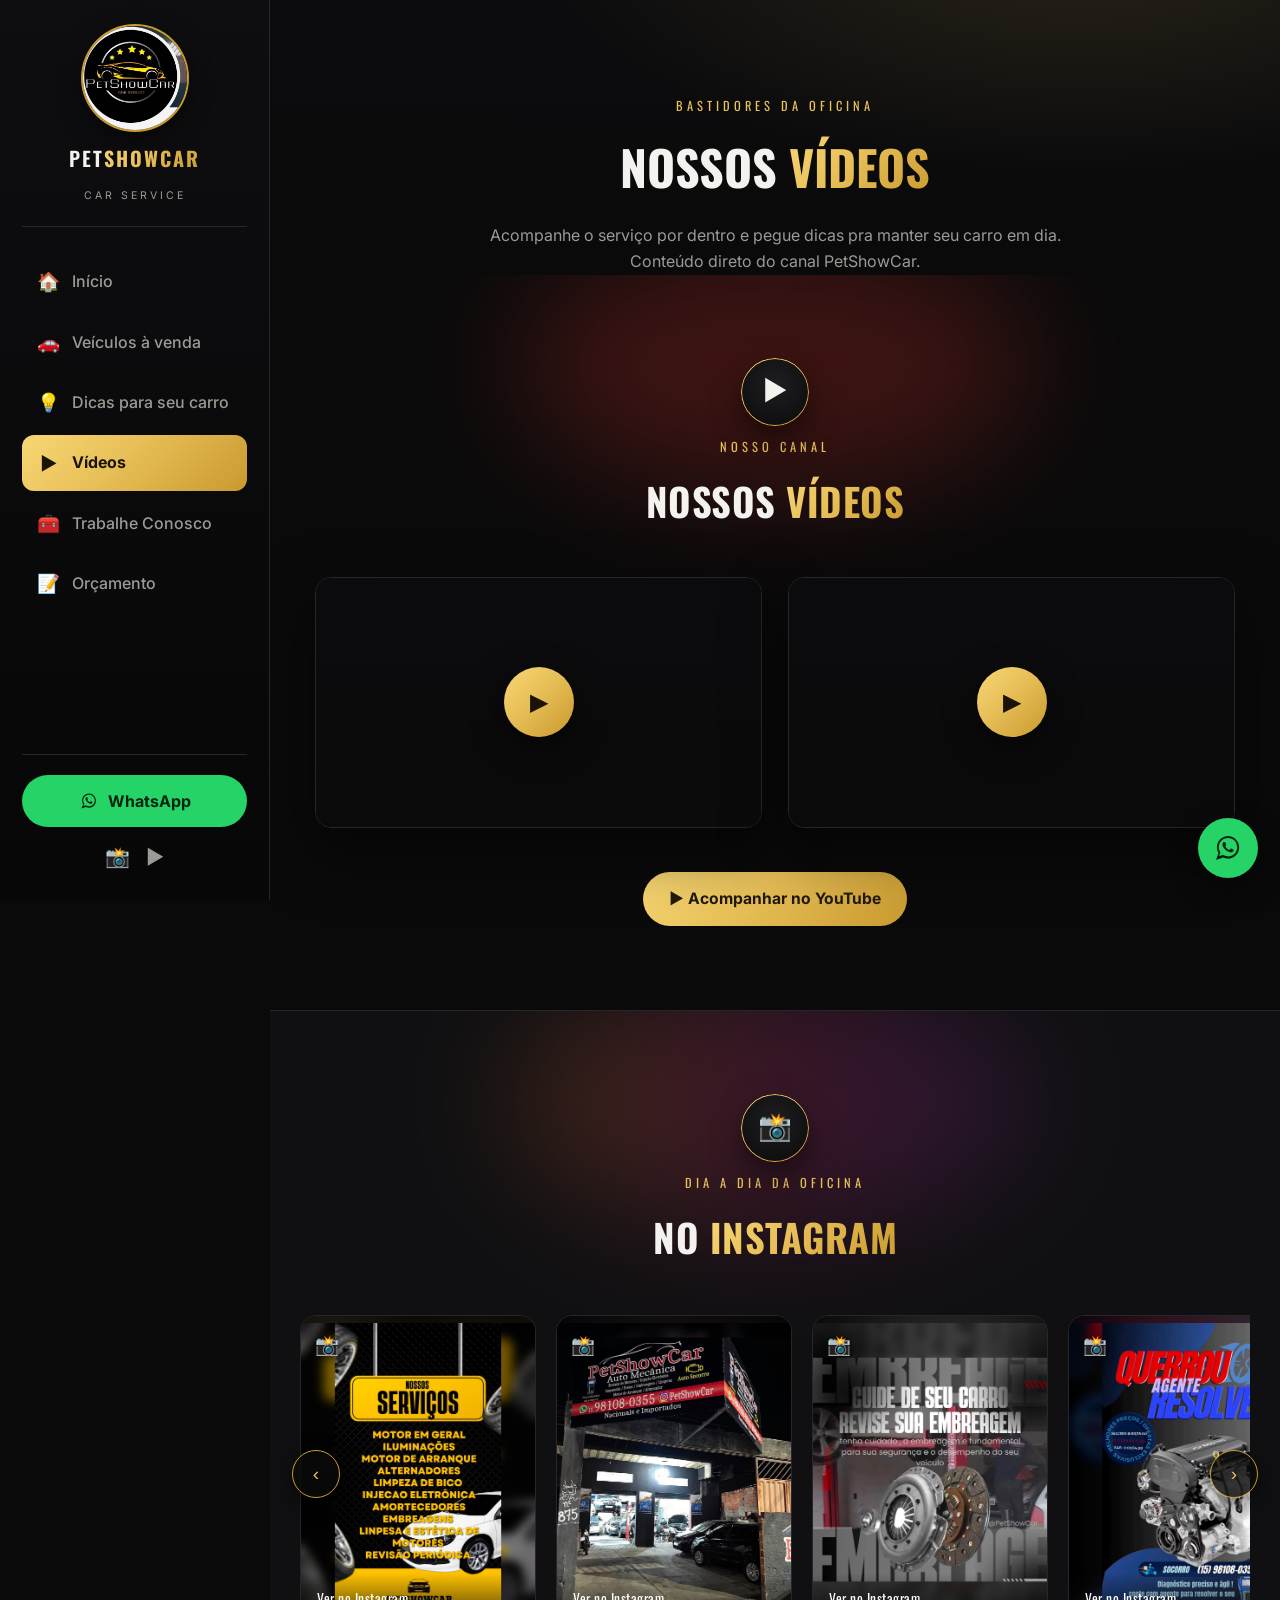
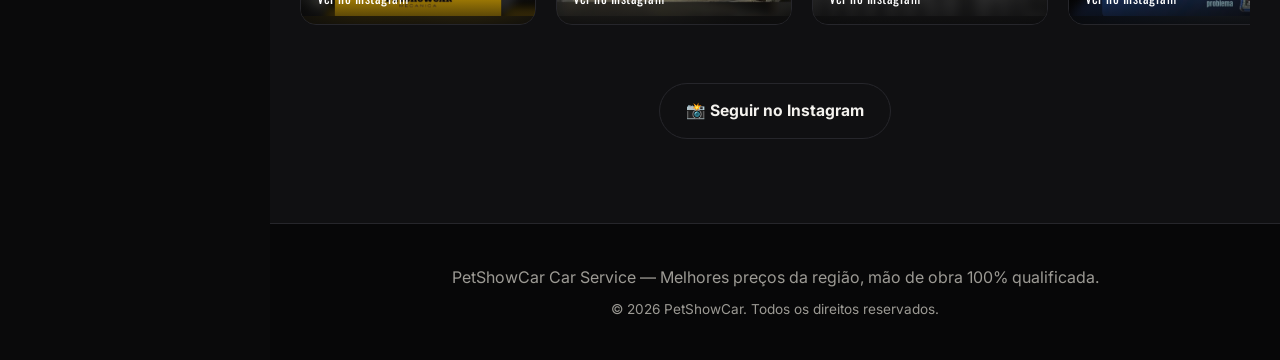
<file: videos.html>
<!DOCTYPE html>
<html lang="pt-BR">
<head>
<meta charset="UTF-8">
<meta name="viewport" content="width=device-width, initial-scale=1.0">
<title>Vídeos — PetShowCar</title>
<meta name="description" content="Vídeos da oficina PetShowCar: bastidores dos serviços e dicas de manutenção no YouTube, TikTok e Instagram.">
<link rel="icon" href="fotos/logo.jpg">
<link rel="preconnect" href="https://fonts.googleapis.com">
<link rel="preconnect" href="https://fonts.gstatic.com" crossorigin>
<link href="https://fonts.googleapis.com/css2?family=Oswald:wght@400;500;600;700&family=Inter:wght@400;500;600;700&display=swap" rel="stylesheet">
<link rel="stylesheet" href="assets/style.css">
</head>
<body>

<aside class="sidebar">
  <div class="side-brand">
    <img src="fotos/logo.jpg" alt="Logo PetShowCar">
    <div class="name">PET<b>SHOWCAR</b></div>
    <small>Car Service</small>
  </div>
  <nav class="side-nav">
    <a href="index.html"><span class="ic">🏠</span> Início</a>
    <a href="veiculos.html"><span class="ic">🚗</span> Veículos à venda</a>
    <a href="dicas.html"><span class="ic">💡</span> Dicas para seu carro</a>
    <a class="active" href="videos.html"><span class="ic">▶️</span> Vídeos</a>
    <a href="trabalhe-conosco.html"><span class="ic">🧰</span> Trabalhe Conosco</a>
    <a href="orcamento.html"><span class="ic">📝</span> Orçamento</a>
  </nav>
  <div class="side-foot">
    <a class="side-wpp" data-wpp data-msg="Olá! Vim pelo site e quero um orçamento."><i class="wpp-ico"></i>WhatsApp</a>
    <div class="side-social">
      <a href="https://www.instagram.com/petshowcar/" target="_blank" title="Instagram">📸</a>
      <a href="https://www.youtube.com/channel/UCSHwjOTjkbg80PvMPB7cNIg" target="_blank" title="YouTube">▶️</a>
    </div>
  </div>
</aside>

<div class="topbar">
  <div class="tb-brand"><img src="fotos/logo.jpg" alt="PetShowCar">PET<b>SHOWCAR</b></div>
  <button class="menu-btn" id="menuBtn" aria-label="Abrir menu"><span></span><span></span><span></span></button>
</div>
<div class="overlay" id="overlay"></div>

<main class="main">

  <section class="page-head">
    <div class="container">
      <span class="eyebrow">Bastidores da oficina</span>
      <h1>Nossos <span class="g">vídeos</span></h1>
      <p>Acompanhe o serviço por dentro e pegue dicas pra manter seu carro em dia. Conteúdo direto do canal PetShowCar.</p>
    </div>
  </section>

  <!-- ===== DOIS VÍDEOS ===== -->
  <section class="vsection platform yt">
    <div class="container">
      <div class="platform-head"><div class="p-badge">▶️</div><span class="eyebrow">Nosso canal</span><h2>Nossos <span class="g">vídeos</span></h2></div>
      <div class="two-videos">
        <div class="vframe">
          <button class="vfacade" data-embed="https://www.youtube.com/embed/DuXW4rACqv0?autoplay=1" style="background-image:url('https://img.youtube.com/vi/DuXW4rACqv0/hqdefault.jpg')" aria-label="Reproduzir vídeo 1">
            <span class="pbtn">▶</span>
          </button>
        </div>
        <div class="vframe">
          <button class="vfacade" data-embed="https://www.youtube.com/embed/G9eLL1cI4pg?autoplay=1" style="background-image:url('https://img.youtube.com/vi/G9eLL1cI4pg/hqdefault.jpg')" aria-label="Reproduzir vídeo 2">
            <span class="pbtn">▶</span>
          </button>
        </div>
      </div>
      <div class="video-actions">
        <a class="btn btn-gold" href="https://www.youtube.com/channel/UCSHwjOTjkbg80PvMPB7cNIg" target="_blank">▶️ Acompanhar no YouTube</a>
      </div>
    </div>
  </section>

  <!-- ===== CARROSSEL DE REELS ===== -->
  <section class="vsection platform ig" style="background:var(--bg2)">
    <div class="container">
      <div class="platform-head"><div class="p-badge">📸</div><span class="eyebrow">Dia a dia da oficina</span><h2>No <span class="g">Instagram</span></h2></div>
      <div class="reel-carousel">
        <button class="carousel-arrow prev" aria-label="Anterior">‹</button>
        <button class="carousel-arrow next" aria-label="Próximo">›</button>
        <div class="reel-track">
          <a class="ig-card" href="https://www.instagram.com/petshowcar/" target="_blank" aria-label="Ver no Instagram"><img class="ig-bg" src="fotos/Instagram/insta-1.jpeg" alt="" aria-hidden="true"><img class="ig-fg" src="fotos/Instagram/insta-1.jpeg" alt="Publicação PetShowCar no Instagram"><span class="badge-ig">📸</span><span class="vlabel">Ver no Instagram</span></a>
          <a class="ig-card" href="https://www.instagram.com/petshowcar/" target="_blank" aria-label="Ver no Instagram"><img class="ig-bg" src="fotos/Instagram/insta-2.jpeg" alt="" aria-hidden="true"><img class="ig-fg" src="fotos/Instagram/insta-2.jpeg" alt="Publicação PetShowCar no Instagram"><span class="badge-ig">📸</span><span class="vlabel">Ver no Instagram</span></a>
          <a class="ig-card" href="https://www.instagram.com/petshowcar/" target="_blank" aria-label="Ver no Instagram"><img class="ig-bg" src="fotos/Instagram/insta-3.jpeg" alt="" aria-hidden="true"><img class="ig-fg" src="fotos/Instagram/insta-3.jpeg" alt="Publicação PetShowCar no Instagram"><span class="badge-ig">📸</span><span class="vlabel">Ver no Instagram</span></a>
          <a class="ig-card" href="https://www.instagram.com/petshowcar/" target="_blank" aria-label="Ver no Instagram"><img class="ig-bg" src="fotos/Instagram/insta-4.jpeg" alt="" aria-hidden="true"><img class="ig-fg" src="fotos/Instagram/insta-4.jpeg" alt="Publicação PetShowCar no Instagram"><span class="badge-ig">📸</span><span class="vlabel">Ver no Instagram</span></a>
          <a class="ig-card" href="https://www.instagram.com/petshowcar/" target="_blank" aria-label="Ver no Instagram"><img class="ig-bg" src="fotos/Instagram/insta-5.jpeg" alt="" aria-hidden="true"><img class="ig-fg" src="fotos/Instagram/insta-5.jpeg" alt="Publicação PetShowCar no Instagram"><span class="badge-ig">📸</span><span class="vlabel">Ver no Instagram</span></a>
          <a class="ig-card" href="https://www.instagram.com/petshowcar/" target="_blank" aria-label="Ver no Instagram"><img class="ig-bg" src="fotos/Instagram/insta-6.jpeg" alt="" aria-hidden="true"><img class="ig-fg" src="fotos/Instagram/insta-6.jpeg" alt="Publicação PetShowCar no Instagram"><span class="badge-ig">📸</span><span class="vlabel">Ver no Instagram</span></a>
          <a class="ig-card" href="https://www.instagram.com/petshowcar/" target="_blank" aria-label="Ver no Instagram"><img class="ig-bg" src="fotos/Instagram/insta-7.jpeg" alt="" aria-hidden="true"><img class="ig-fg" src="fotos/Instagram/insta-7.jpeg" alt="Publicação PetShowCar no Instagram"><span class="badge-ig">📸</span><span class="vlabel">Ver no Instagram</span></a>
          <a class="reel-more" href="https://www.instagram.com/petshowcar/" target="_blank">
            <span class="rm-ic">📸</span>
            <h3>Quer ver mais?</h3>
            <p>Acompanhe tudo no nosso Instagram.</p>
            <span class="btn btn-gold">Acessar o Instagram</span>
          </a>
        </div>
      </div>
      <div class="video-actions">
        <a class="btn btn-ghost" href="https://www.instagram.com/petshowcar/" target="_blank">📸 Seguir no Instagram</a>
      </div>
    </div>
  </section>

  <footer class="foot">
    <p>PetShowCar Car Service — Melhores preços da região, mão de obra 100% qualificada.</p>
    <p class="sm">© 2026 PetShowCar. Todos os direitos reservados.</p>
  </footer>

</main>

<a class="float" data-wpp data-msg="Olá! Vim pelo site e quero um orçamento." aria-label="WhatsApp"><i class="wpp-ico"></i></a>
<script src="assets/site.js"></script>
</body>
</html>
</file>
<file: assets/style.css>
/* =========================================================
   PetShowCar — estilo compartilhado (preto & dourado premium)
   ========================================================= */
:root{
  --bg:#0a0a0b; --bg2:#101012; --card:#151517; --line:#26262b;
  --txt:#f4f2ee; --muted:#9c9a94;
  --gold:#e9c15a; --gold2:#f7d774; --gold-deep:#c99a2e;
  --wpp:#25d366; --radius:16px; --side:270px;
  --gold-grad:linear-gradient(135deg,#f7d774,#e9c15a 40%,#c99a2e);
}
*{margin:0;padding:0;box-sizing:border-box}
html{scroll-behavior:smooth}
body{background:var(--bg);color:var(--txt);font-family:'Inter',system-ui,Arial,sans-serif;line-height:1.65;overflow-x:hidden}
a{color:inherit;text-decoration:none}
img{max-width:100%;display:block}
em{color:var(--muted)}

/* ================= SIDEBAR ================= */
.sidebar{position:fixed;top:0;left:0;width:var(--side);height:100vh;
  background:linear-gradient(180deg,#0e0e10,#070708);
  border-right:1px solid var(--line);display:flex;flex-direction:column;
  padding:26px 22px;z-index:60;transition:transform .3s ease}
.side-brand{display:flex;flex-direction:column;align-items:center;gap:12px;text-align:center;padding-bottom:22px;border-bottom:1px solid var(--line)}
.side-brand img{width:104px;height:104px;border-radius:50%;object-fit:cover;box-shadow:0 0 0 2px var(--gold-deep),0 8px 24px rgba(0,0,0,.5)}
.side-brand .name{font-family:'Oswald',sans-serif;font-weight:600;font-size:1.25rem;letter-spacing:2px}
.side-brand .name b{background:var(--gold-grad);-webkit-background-clip:text;background-clip:text;-webkit-text-fill-color:transparent}
.side-brand small{color:var(--muted);letter-spacing:3px;font-size:.66rem;text-transform:uppercase}

.side-nav{display:flex;flex-direction:column;gap:4px;margin-top:26px;flex:1}
.side-nav a{display:flex;align-items:center;gap:13px;padding:13px 15px;border-radius:12px;color:var(--muted);font-weight:500;transition:.2s;position:relative}
.side-nav a .ic{font-size:1.15rem;width:22px;text-align:center}
.side-nav a:hover{background:#17161a;color:var(--txt)}
.side-nav a.active{color:#1a1405;background:var(--gold-grad);font-weight:700}
.side-nav a.active .ic{filter:none}

.side-foot{display:flex;flex-direction:column;gap:14px;padding-top:20px;border-top:1px solid var(--line)}
.side-wpp{display:flex;align-items:center;justify-content:center;gap:9px;background:var(--wpp);color:#04240f;font-weight:700;padding:13px;border-radius:44px;transition:.2s}
.side-wpp:hover{transform:translateY(-2px);box-shadow:0 8px 20px rgba(37,211,102,.3)}
.side-social{display:flex;justify-content:center;gap:16px}
.side-social a{color:var(--muted);font-size:1.25rem;transition:.2s}
.side-social a:hover{color:var(--gold);transform:translateY(-2px)}

/* ============= TOPBAR (mobile) ============= */
.topbar{display:none;position:sticky;top:0;z-index:55;align-items:center;justify-content:space-between;
  height:64px;padding:0 18px;background:rgba(10,10,11,.9);backdrop-filter:blur(10px);border-bottom:1px solid var(--line)}
.topbar .tb-brand{display:flex;align-items:center;gap:10px;font-family:'Oswald';letter-spacing:1px;font-weight:600}
.topbar .tb-brand img{width:38px;height:38px;border-radius:50%;box-shadow:0 0 0 1px var(--gold-deep)}
.topbar .tb-brand b{background:var(--gold-grad);-webkit-background-clip:text;background-clip:text;-webkit-text-fill-color:transparent}
.menu-btn{display:flex;flex-direction:column;gap:5px;background:none;border:0;cursor:pointer;padding:8px}
.menu-btn span{width:26px;height:2px;background:var(--gold);border-radius:2px;transition:.25s}
.overlay{display:none;position:fixed;inset:0;background:rgba(0,0,0,.55);z-index:58}

/* ================= MAIN ================= */
.main{margin-left:var(--side);min-height:100vh}
.container{max-width:1080px;margin:0 auto;padding:0 30px}
section{padding:clamp(52px,8vw,84px) 0}
h1,h2,h3{font-family:'Oswald',sans-serif;text-transform:uppercase}
h2{font-size:clamp(1.7rem,4.5vw,2.4rem);font-weight:700;letter-spacing:.5px;text-align:center}
h2 .g,.g{background:var(--gold-grad);-webkit-background-clip:text;background-clip:text;-webkit-text-fill-color:transparent}
.eyebrow{display:block;text-align:center;color:var(--gold);font-family:'Oswald',sans-serif;letter-spacing:4px;font-size:.78rem;text-transform:uppercase;margin-bottom:10px}
.sub{text-align:center;color:var(--muted);max-width:640px;margin:14px auto 48px;font-size:1.02rem}

.btn{display:inline-flex;align-items:center;gap:9px;font-weight:700;padding:14px 26px;border-radius:44px;transition:.25s;font-size:.98rem;border:0;cursor:pointer;font-family:'Inter',sans-serif}
.wpp-ico{display:inline-block;width:1.2em;height:1.2em;vertical-align:-.2em;background-color:currentColor;-webkit-mask:url(whatsapp.svg) center/contain no-repeat;mask:url(whatsapp.svg) center/contain no-repeat}
.float .wpp-ico{width:32px;height:32px}
.side-wpp .wpp-ico{width:1.25em;height:1.25em}
.btn-wpp{background:var(--wpp);color:#04240f}
.btn-wpp:hover{transform:translateY(-2px);box-shadow:0 10px 26px rgba(37,211,102,.32)}
.btn-gold{background:var(--gold-grad);color:#211a08}
.btn-gold:hover{transform:translateY(-2px);box-shadow:0 10px 26px rgba(233,193,90,.32)}
.btn-ghost{border:1px solid var(--line);color:var(--txt);background:none}
.btn-ghost:hover{border-color:var(--gold);color:var(--gold)}

/* ============= PAGE HEADER (interno) ============= */
.page-head{padding:clamp(60px,9vw,96px) 0 0;
  background:radial-gradient(900px 380px at 80% -20%,rgba(233,193,90,.13),transparent 60%),linear-gradient(180deg,#0c0c0e,var(--bg))}
.page-head h1{font-size:clamp(2rem,6vw,3rem);text-align:center}
.page-head p{color:var(--muted);text-align:center;max-width:620px;margin:16px auto 0}

/* ================= HERO (Início) ================= */
.hero{position:relative;padding:clamp(70px,9vw,110px) 0 clamp(56px,8vw,90px);
  background:radial-gradient(1000px 480px at 82% -12%,rgba(233,193,90,.15),transparent 60%),linear-gradient(180deg,#0c0c0e,var(--bg))}
.hero .container{display:grid;grid-template-columns:1.05fr .95fr;gap:44px;align-items:center}
.tag{display:inline-flex;align-items:center;gap:8px;border:1px solid var(--gold-deep);color:var(--gold);font-family:'Oswald';letter-spacing:2px;font-size:.72rem;padding:7px 16px;border-radius:30px;margin-bottom:22px;text-transform:uppercase}
.hero h1{font-size:clamp(2.1rem,6vw,3.4rem);line-height:1.05;margin-bottom:20px}
.hero p{color:var(--muted);font-size:1.1rem;margin-bottom:32px;max-width:520px}
.hero-cta{display:flex;gap:14px;flex-wrap:wrap}
.hero-rating{display:inline-flex;align-items:center;gap:9px;margin-top:26px;background:rgba(233,193,90,.08);border:1px solid var(--gold-deep);border-radius:40px;padding:9px 18px;transition:.2s}
.hero-rating:hover{background:rgba(233,193,90,.16)}
.hero-rating .stars{color:var(--gold2);letter-spacing:2px}
.hero-rating b{font-family:'Oswald';color:var(--gold2);font-size:1.1rem}
.hero-rating span{color:var(--muted);font-size:.9rem}
@media(max-width:820px){.hero-rating{margin-left:auto;margin-right:auto}}
.hero-visual{display:flex;justify-content:center}
.badge-logo{position:relative;width:320px;max-width:100%;aspect-ratio:1;border-radius:50%;
  background:radial-gradient(circle at 50% 40%,#1c1c1f,#0a0a0b 72%);border:1px solid var(--line);
  display:flex;align-items:center;justify-content:center;box-shadow:0 30px 80px rgba(0,0,0,.6),inset 0 0 60px rgba(233,193,90,.06)}
.badge-logo img{width:80%;border-radius:50%}
@media(max-width:820px){.hero .container{grid-template-columns:1fr;text-align:center}.hero p{margin-left:auto;margin-right:auto}.hero-cta{justify-content:center}.badge-logo{width:240px}}

/* ============= FAIXA DESTAQUES ============= */
.strip{background:linear-gradient(90deg,#141210,#1a1712,#141210);border-top:1px solid var(--line);border-bottom:1px solid var(--line)}
.strip .container{display:grid;grid-template-columns:repeat(3,1fr);gap:20px;padding-top:30px;padding-bottom:30px}
.hl{display:flex;align-items:center;gap:14px;justify-content:center}
.hl .ic{font-size:1.7rem}
.hl b{font-family:'Oswald';letter-spacing:.5px;display:block;font-size:1.05rem}
.hl span{color:var(--muted);font-size:.86rem}
@media(max-width:720px){.strip .container{grid-template-columns:1fr;gap:16px}}

/* ================= CARDS (serviços/dicas) ================= */
.grid{display:grid;gap:22px}
.grid-4{grid-template-columns:repeat(4,1fr)}
.grid-3{grid-template-columns:repeat(3,1fr)}
.grid-2{grid-template-columns:repeat(2,1fr)}
.card{position:relative;background:var(--card);border:1px solid var(--line);border-radius:var(--radius);padding:28px;transition:.28s;overflow:hidden}
.card::after{content:"";position:absolute;left:0;top:0;height:3px;width:100%;background:var(--gold-grad);opacity:0;transition:.28s}
.card:hover{transform:translateY(-6px);border-color:var(--gold-deep)}
.card:hover::after{opacity:1}
.card .ic{font-size:1.9rem;margin-bottom:14px;filter:drop-shadow(0 4px 8px rgba(233,193,90,.25))}
.card h3{font-size:1.16rem;letter-spacing:.5px;margin-bottom:8px}
.card p{color:var(--muted);font-size:.94rem}
.card .num{font-family:'Oswald';font-size:2.2rem;font-weight:700;line-height:1;margin-bottom:10px}
@media(max-width:980px){.grid-4{grid-template-columns:1fr 1fr}}
@media(max-width:820px){.grid-3{grid-template-columns:1fr 1fr}}
@media(max-width:640px){.grid-4,.grid-3,.grid-2{grid-template-columns:1fr}}

/* ============= DICAS (layout alternado premium) ============= */
.tips-list{display:flex;flex-direction:column;gap:clamp(26px,4vw,40px)}
.tip-row{position:relative;display:grid;grid-template-columns:1fr 1fr;gap:clamp(26px,4vw,52px);align-items:center;
  background:linear-gradient(180deg,#151517,#101012);border:1px solid var(--line);border-radius:20px;
  padding:clamp(22px,3.2vw,42px);overflow:hidden;transition:transform .3s ease,border-color .3s ease,box-shadow .3s ease}
.tip-row::after{content:"";position:absolute;left:0;top:0;height:3px;width:100%;background:var(--gold-grad);transform:scaleX(0);transform-origin:left;transition:transform .35s ease}
.tip-row::before{content:"";position:absolute;inset:0;border-radius:20px;background:radial-gradient(600px 200px at 80% 0,rgba(233,193,90,.10),transparent 60%);opacity:0;transition:opacity .35s ease;pointer-events:none}
.tip-row:hover{transform:translateY(-6px);border-color:var(--gold-deep);box-shadow:0 30px 70px rgba(0,0,0,.55)}
.tip-row:hover::after{transform:scaleX(1)}
.tip-row:hover::before{opacity:1}
.tip-row:nth-child(even) .tip-media{order:2}
.tip-media{position:relative}
.tip-img{aspect-ratio:4/3;border-radius:14px;overflow:hidden;border:1px solid var(--line);
  background:radial-gradient(circle at 50% 35%,#1c1c1f,#0c0c0e);
  display:flex;flex-direction:column;align-items:center;justify-content:center;gap:12px;color:var(--muted);text-align:center;padding:24px;
  box-shadow:0 18px 44px rgba(0,0,0,.4);transition:border-color .3s ease}
.tip-img img{width:100%;height:100%;object-fit:cover;transition:transform .4s ease}
.tip-row:hover .tip-img{border-color:var(--gold-deep)}
.tip-row:hover .tip-img img{transform:scale(1.06)}
.tip-img .ph-ic{font-size:2.6rem;filter:drop-shadow(0 6px 12px rgba(233,193,90,.25))}
.tip-img small{font-size:.78rem;max-width:220px}
.tip-media .step{position:absolute;top:-14px;left:-14px;width:58px;height:58px;border-radius:50%;
  background:var(--gold-grad);color:#1a1405;font-family:'Oswald';font-weight:700;font-size:1.35rem;
  display:flex;align-items:center;justify-content:center;box-shadow:0 8px 22px rgba(0,0,0,.45);z-index:2;transition:transform .3s ease}
.tip-row:hover .step{transform:scale(1.08)}
.tip-text{position:relative;z-index:1}
.tip-text .eyebrow{text-align:left;margin-bottom:8px}
.tip-text h3{font-size:clamp(1.3rem,3vw,1.7rem);letter-spacing:.5px;margin-bottom:14px}
.tip-text p{color:var(--muted);font-size:1.02rem}
@media(max-width:760px){
  .tip-row{grid-template-columns:1fr;gap:22px}
  .tip-row:nth-child(even) .tip-media{order:0}
  .tip-media .step{width:48px;height:48px;font-size:1.15rem;top:-10px;left:-10px}
}

/* ================= VÍDEOS ================= */
.videos{display:grid;grid-template-columns:repeat(2,1fr);gap:24px}
.video-embed{position:relative;aspect-ratio:16/9;border:1px solid var(--line);border-radius:var(--radius);overflow:hidden;background:var(--card)}
.video-embed iframe{width:100%;height:100%;border:0;display:block}
.video-ph{aspect-ratio:16/9;background:radial-gradient(circle at 50% 35%,#1a1a1d,#0c0c0e);border:1px solid var(--line);border-radius:var(--radius);display:flex;flex-direction:column;align-items:center;justify-content:center;gap:12px;color:var(--muted);text-align:center;padding:20px;transition:.25s}
.video-ph:hover{border-color:var(--gold-deep);transform:translateY(-4px)}
.video-ph .play{width:60px;height:60px;border-radius:50%;background:var(--gold-grad);display:flex;align-items:center;justify-content:center;font-size:1.4rem;color:#1a1405}
.social-row{display:flex;justify-content:center;gap:14px;margin-top:38px;flex-wrap:wrap}
.schip{display:inline-flex;align-items:center;gap:8px;background:var(--card);border:1px solid var(--line);padding:11px 20px;border-radius:44px;font-weight:600;transition:.22s}
.schip:hover{border-color:var(--gold);color:var(--gold)}
@media(max-width:720px){.videos{grid-template-columns:1fr}}

/* ============= VÍDEOS POR PLATAFORMA (premium) ============= */
.platform{position:relative;border-bottom:1px solid var(--line);overflow:hidden}
.platform:last-of-type{border-bottom:0}
.platform::before{content:"";position:absolute;top:-40px;left:50%;transform:translateX(-50%);
  width:520px;height:260px;border-radius:50%;filter:blur(60px);opacity:.20;pointer-events:none}
.platform.yt::before{background:#ff3b30}
.platform.ig::before{background:linear-gradient(90deg,#f58529,#dd2a7b,#8134af)}
.platform.tt::before{background:#25f4ee}
.platform .container{position:relative;z-index:1}

.platform-head{display:flex;flex-direction:column;align-items:center;gap:12px;text-align:center}
.p-badge{width:66px;height:66px;border-radius:50%;display:flex;align-items:center;justify-content:center;font-size:1.7rem;
  background:radial-gradient(circle at 50% 38%,#1e1e22,#0b0b0d);position:relative;box-shadow:0 12px 30px rgba(0,0,0,.5)}
.p-badge::before{content:"";position:absolute;inset:-1px;border-radius:50%;padding:1px;background:var(--gold-grad);
  -webkit-mask:linear-gradient(#000 0 0) content-box,linear-gradient(#000 0 0);-webkit-mask-composite:xor;mask-composite:exclude}
.platform-head .eyebrow{margin-bottom:0}

.vgrid-3{display:grid;grid-template-columns:repeat(3,1fr);gap:20px;margin-top:40px}
.vgrid-3 .video-embed,.vgrid-3 .video-ph{position:relative;transition:transform .28s ease,border-color .28s ease,box-shadow .28s ease}
.vgrid-3 .video-embed{aspect-ratio:3/2;border-radius:14px;box-shadow:0 16px 40px rgba(0,0,0,.4)}
.vgrid-3 .video-ph::after{content:"";position:absolute;left:0;top:0;height:3px;width:100%;background:var(--gold-grad);transform:scaleX(0);transform-origin:left;transition:transform .3s ease;z-index:3}
.vgrid-3 .video-ph:hover{box-shadow:0 22px 50px rgba(0,0,0,.5)}
.vgrid-3 .video-ph:hover::after{transform:scaleX(1)}
.vshort{aspect-ratio:9/16}
.vshort.video-ph .play{width:52px;height:52px;font-size:1.2rem}

/* YouTube: vídeo em destaque + 2 shorts */
.yt-featured{max-width:720px;margin:40px auto 0}
.yt-featured .video-embed{aspect-ratio:16/9;border-radius:14px;box-shadow:0 20px 50px rgba(0,0,0,.45)}
.yt-shorts{display:grid;grid-template-columns:repeat(2,1fr);gap:20px;max-width:520px;margin:22px auto 0}
.yt-shorts .video-embed{aspect-ratio:9/16;border-radius:14px;box-shadow:0 16px 40px rgba(0,0,0,.4)}
@media(max-width:480px){.yt-shorts{grid-template-columns:1fr;max-width:300px}}

.ig-embed{width:100%;aspect-ratio:3/2;border:1px solid var(--line);border-radius:14px;overflow:hidden;background:#fff;box-shadow:0 16px 40px rgba(0,0,0,.4)}
.ig-embed iframe{width:100%;height:100%;border:0;display:block}

.platform-cta{position:relative;text-align:center;margin-top:44px;max-width:620px;margin-left:auto;margin-right:auto;
  border:1px solid var(--line);border-radius:20px;padding:clamp(26px,4vw,38px);
  background:linear-gradient(180deg,#151517,#101012);overflow:hidden}
.platform-cta::before{content:"";position:absolute;inset:0;background:radial-gradient(500px 160px at 50% 0,rgba(233,193,90,.12),transparent 60%);pointer-events:none}
.platform-cta p{position:relative;color:var(--txt);font-family:'Oswald';letter-spacing:.4px;font-size:1.12rem;margin-bottom:18px}
@media(max-width:820px){.vgrid-3{grid-template-columns:1fr 1fr}}
@media(max-width:540px){.vgrid-3{grid-template-columns:1fr;max-width:340px;margin-left:auto;margin-right:auto}}

/* ============= EXPERIÊNCIA DE VÍDEO PREMIUM ============= */
.vframe{position:relative;border-radius:16px;overflow:hidden;border:1px solid var(--line);background:#000;
  box-shadow:0 24px 60px rgba(0,0,0,.5);transition:transform .3s ease,border-color .3s ease,box-shadow .3s ease}
.vframe::after{content:"";position:absolute;left:0;top:0;height:3px;width:100%;background:var(--gold-grad);transform:scaleX(0);transform-origin:left;transition:transform .35s ease;z-index:5}
.vframe:hover{transform:translateY(-6px);border-color:var(--gold-deep);box-shadow:0 34px 84px rgba(0,0,0,.62)}
.vframe:hover::after{transform:scaleX(1)}
.vframe iframe{width:100%;height:100%;border:0;display:block}

.vfacade{position:absolute;inset:0;width:100%;height:100%;border:0;cursor:pointer;padding:0;overflow:hidden;
  background-size:cover;background-position:center;background-color:#0c0c0e}
.vfacade::before{content:"";position:absolute;inset:0;background:linear-gradient(180deg,rgba(10,10,11,.2),rgba(10,10,11,.72));transition:.3s}
.vfacade:hover::before{background:linear-gradient(180deg,rgba(10,10,11,.06),rgba(10,10,11,.58))}
.vfacade .pbtn{position:absolute;top:50%;left:50%;transform:translate(-50%,-50%);width:70px;height:70px;border-radius:50%;
  background:var(--gold-grad);color:#1a1405;display:flex;align-items:center;justify-content:center;font-size:1.5rem;
  box-shadow:0 12px 32px rgba(0,0,0,.55);transition:transform .25s ease;z-index:3}
.vfacade:hover .pbtn{transform:translate(-50%,-50%) scale(1.12)}
.vfacade .vlabel{position:absolute;left:0;right:0;bottom:0;z-index:2;color:#fff;font-family:'Oswald';letter-spacing:.5px;
  padding:16px 18px;font-size:.92rem;display:flex;align-items:center;gap:8px;text-align:left}
.vfacade .badge-ig{position:absolute;top:22px;left:22px;z-index:3;font-size:1.4rem;opacity:.9}

.vsection{border-bottom:1px solid var(--line)}
.vsection:last-of-type{border-bottom:0}
.featured{max-width:880px;margin:44px auto 0}
.featured .vframe{aspect-ratio:16/9}
.reels{display:grid;grid-template-columns:repeat(3,1fr);gap:24px;max-width:840px;margin:42px auto 0}
.reels .vframe{aspect-ratio:9/16}
@media(max-width:700px){.reels{grid-template-columns:1fr 1fr;max-width:460px}}
@media(max-width:460px){.reels{grid-template-columns:1fr;max-width:290px}}
.ig-posts{display:grid;grid-template-columns:repeat(2,1fr);gap:24px;max-width:640px;margin:42px auto 0}
.ig-posts .vframe{aspect-ratio:4/5}
@media(max-width:520px){.ig-posts{grid-template-columns:1fr;max-width:360px}}
.two-videos{display:grid;grid-template-columns:repeat(2,1fr);gap:26px;max-width:920px;margin:44px auto 0}
.two-videos .vframe{aspect-ratio:16/9}
@media(max-width:700px){.two-videos{grid-template-columns:1fr;max-width:540px}}
.video-actions{display:flex;gap:16px;justify-content:center;flex-wrap:wrap;margin-top:44px}

/* ===== Carrossel de Reels ===== */
.reel-carousel{position:relative;margin-top:40px}
.reel-track{display:flex;gap:20px;overflow-x:auto;scroll-snap-type:x mandatory;scroll-behavior:smooth;padding:6px 2px 14px;scrollbar-width:none;-ms-overflow-style:none}
.reel-track::-webkit-scrollbar{display:none}
.reel-track > *{flex:0 0 auto;width:236px;scroll-snap-align:start}
.reel-track .vframe{aspect-ratio:9/16;width:236px}
.carousel-arrow{position:absolute;top:50%;transform:translateY(-50%);width:48px;height:48px;border-radius:50%;
  border:1px solid var(--gold-deep);background:rgba(10,10,11,.82);color:var(--gold);font-size:1.2rem;cursor:pointer;
  z-index:6;display:flex;align-items:center;justify-content:center;transition:.2s;box-shadow:0 8px 22px rgba(0,0,0,.5)}
.carousel-arrow:hover{background:var(--gold-grad);color:#1a1405;border-color:transparent}
.carousel-arrow.prev{left:-8px}
.carousel-arrow.next{right:-8px}
.reel-more{aspect-ratio:4/5;border-radius:16px;border:1px solid var(--gold-deep);
  background:linear-gradient(180deg,#17150f,#0e0e10);display:flex;flex-direction:column;align-items:center;justify-content:center;
  text-align:center;padding:26px 20px;transition:transform .28s ease,box-shadow .28s ease}
.reel-more:hover{transform:translateY(-6px);box-shadow:0 28px 62px rgba(0,0,0,.55)}
.reel-more .rm-ic{font-size:2.4rem;margin-bottom:12px}
.reel-more h3{font-family:'Oswald';letter-spacing:.5px;font-size:1.15rem;margin-bottom:6px}
.reel-more p{color:var(--muted);font-size:.88rem;margin-bottom:18px}
.ig-card{position:relative;aspect-ratio:4/5;border-radius:16px;overflow:hidden;border:1px solid var(--line);display:block;background:#0b0b0d;transition:transform .28s ease,border-color .28s ease,box-shadow .28s ease}
.ig-card:hover{transform:translateY(-6px);border-color:var(--gold-deep);box-shadow:0 24px 54px rgba(0,0,0,.5)}
.ig-card .ig-bg{position:absolute;inset:0;width:100%;height:100%;object-fit:cover;filter:blur(24px) brightness(.45);transform:scale(1.2);z-index:0}
.ig-card .ig-fg{position:absolute;inset:0;width:100%;height:100%;object-fit:contain;z-index:1}
.ig-card::after{content:"";position:absolute;left:0;top:0;height:3px;width:100%;background:var(--gold-grad);transform:scaleX(0);transform-origin:left;transition:transform .35s ease;z-index:3}
.ig-card:hover::after{transform:scaleX(1)}
.ig-card .badge-ig{position:absolute;top:14px;left:14px;font-size:1.2rem;z-index:2;filter:drop-shadow(0 2px 5px rgba(0,0,0,.7))}
.ig-card .vlabel{position:absolute;left:0;right:0;bottom:0;z-index:2;color:#fff;font-family:'Oswald';letter-spacing:.5px;padding:14px 16px;font-size:.85rem;background:linear-gradient(180deg,transparent,rgba(10,10,11,.78))}
@media(max-width:520px){.reel-track > *,.reel-track .vframe{width:190px}.carousel-arrow{width:42px;height:42px}}

/* ================= VEÍCULOS À VENDA ================= */
.car-grid{display:grid;grid-template-columns:repeat(3,1fr);gap:26px;margin-top:10px}
.car-card{position:relative;background:linear-gradient(180deg,#151517,#101012);border:1px solid var(--line);border-radius:18px;overflow:hidden;transition:transform .28s ease,border-color .28s ease,box-shadow .28s ease}
.car-card:hover{transform:translateY(-6px);border-color:var(--gold-deep);box-shadow:0 28px 64px rgba(0,0,0,.55)}
.car-photo{position:relative;aspect-ratio:16/10;overflow:hidden;background:radial-gradient(circle at 50% 35%,#1c1c1f,#0b0b0d);display:flex;flex-direction:column;align-items:center;justify-content:center;gap:10px;color:var(--muted);text-align:center;padding:20px}
.car-photo img{position:absolute;inset:0;width:100%;height:100%;object-fit:cover;transition:transform .45s ease}
.car-card:hover .car-photo img{transform:scale(1.06)}
.car-photo .ph-ic{font-size:2.4rem;filter:drop-shadow(0 6px 12px rgba(233,193,90,.25))}
.car-photo small{font-size:.78rem}
.car-tag{position:absolute;top:14px;left:14px;z-index:2;background:var(--gold-grad);color:#1a1405;font-family:'Oswald';font-weight:700;letter-spacing:.5px;padding:5px 13px;border-radius:20px;font-size:.72rem;box-shadow:0 6px 16px rgba(0,0,0,.4)}
.car-body{padding:22px}
.car-body h3{font-family:'Oswald';font-size:1.2rem;letter-spacing:.5px;margin-bottom:2px}
.car-body .car-sub{color:var(--muted);font-size:.9rem}
.car-specs{display:flex;flex-wrap:wrap;gap:8px 18px;margin:14px 0;color:var(--muted);font-size:.88rem}
.car-specs span{display:inline-flex;align-items:center;gap:6px}
.car-price{font-family:'Oswald';font-size:1.5rem;font-weight:700;background:var(--gold-grad);-webkit-background-clip:text;background-clip:text;-webkit-text-fill-color:transparent;margin-bottom:16px}
.car-card .btn{width:100%;justify-content:center}
@media(max-width:900px){.car-grid{grid-template-columns:1fr 1fr}}
@media(max-width:560px){.car-grid{grid-template-columns:1fr}}

/* ================= MARCAS ATENDIDAS ================= */
.brands{display:flex;flex-wrap:wrap;justify-content:center;gap:14px;max-width:840px;margin:0 auto}
.brand-chip{border:1px solid var(--line);border-radius:40px;padding:12px 24px;font-family:'Oswald';letter-spacing:1px;color:var(--txt);font-size:1rem;background:var(--card);transition:transform .25s ease,border-color .25s ease,color .25s ease}
.brand-chip:hover{border-color:var(--gold-deep);color:var(--gold2);transform:translateY(-3px)}
.brand-chip.more{background:var(--gold-grad);color:#1a1405;border-color:transparent;font-weight:700}

/* ================= DEPOIMENTOS ================= */
.deps{display:grid;grid-template-columns:repeat(3,1fr);gap:22px}
.dep{background:var(--card);border:1px solid var(--line);border-radius:var(--radius);padding:28px;position:relative}
.dep .quote{position:absolute;top:12px;right:20px;font-family:'Oswald';font-size:3rem;color:var(--gold-deep);opacity:.25;line-height:1}
.dep .stars{color:var(--gold2);margin-bottom:12px;letter-spacing:2px}
.dep p{color:#dcdad3;margin-bottom:18px}
.dep .who{font-family:'Oswald';letter-spacing:.5px;font-weight:600}
.dep .who small{display:block;color:var(--muted);font-weight:400;letter-spacing:0}
@media(max-width:820px){.deps{grid-template-columns:1fr}}

/* ================= CONTATO / HORÁRIO ================= */
.contact{background:var(--bg2)}
.contact .container{display:grid;grid-template-columns:1fr 1fr;gap:40px;align-items:start}
.contact h2{text-align:left}
.info{margin-top:22px}
.info li{list-style:none;display:flex;gap:16px;padding:18px 0;border-bottom:1px solid var(--line)}
.info .ic{font-size:1.35rem;color:var(--gold);min-width:28px}
.info b{display:block;font-family:'Oswald';letter-spacing:.5px}
.info span{color:var(--muted)}
.hours{background:var(--card);border:1px solid var(--line);border-radius:var(--radius);padding:8px 22px}
.hours .row{display:flex;justify-content:space-between;padding:12px 0;border-bottom:1px solid var(--line);font-size:.96rem}
.hours .row:last-child{border-bottom:0}
.hours .row.closed span{color:#8a4a45}
.hours .row span{color:var(--gold2);font-weight:600;font-family:'Oswald';letter-spacing:.5px}
.map{border:1px solid var(--line);border-radius:var(--radius);overflow:hidden;min-height:340px;background:var(--card);display:flex;align-items:center;justify-content:center;color:var(--muted);text-align:center;padding:24px;margin-top:20px}
.map iframe{width:100%;height:100%;min-height:340px;border:0}
@media(max-width:820px){.contact .container{grid-template-columns:1fr}.contact h2{text-align:center}}

/* ================= FORMULÁRIOS ================= */
.form-wrap{max-width:680px;margin:0 auto;background:var(--card);border:1px solid var(--line);border-radius:var(--radius);padding:clamp(24px,4vw,40px)}
.field{margin-bottom:20px}
.field label{display:block;font-family:'Oswald';letter-spacing:.5px;font-size:.9rem;margin-bottom:8px}
.field label .req{color:var(--gold)}
.field input,.field select,.field textarea{width:100%;background:#0e0e10;border:1px solid var(--line);border-radius:12px;padding:14px 16px;color:var(--txt);font-family:'Inter';font-size:1rem;transition:.2s}
.field input:focus,.field select:focus,.field textarea:focus{outline:none;border-color:var(--gold);box-shadow:0 0 0 3px rgba(233,193,90,.14)}
.field textarea{min-height:130px;resize:vertical}
.field-row{display:grid;grid-template-columns:1fr 1fr;gap:20px}
@media(max-width:600px){.field-row{grid-template-columns:1fr}}
.form-note{color:var(--muted);font-size:.86rem;text-align:center;margin-top:16px}
.form-submit{width:100%;justify-content:center;margin-top:8px}

/* ================= CTA ================= */
.cta{background:radial-gradient(800px 300px at 50% 0,rgba(233,193,90,.12),transparent 60%),var(--bg);text-align:center}
.cta h2{margin-bottom:14px}
.cta p{color:var(--muted);max-width:560px;margin:0 auto 30px}

/* ================= FOOTER ================= */
.foot{background:#070708;padding:40px 0;text-align:center;color:var(--muted);border-top:1px solid var(--line)}
.foot .sm{font-size:.85rem;margin-top:8px}

/* ============= FLOAT WHATSAPP ============= */
.float{position:fixed;right:22px;bottom:22px;z-index:70;background:var(--wpp);color:#04240f;width:60px;height:60px;border-radius:50%;display:flex;align-items:center;justify-content:center;font-size:1.7rem;box-shadow:0 8px 24px rgba(0,0,0,.5);animation:pulse 2.4s infinite}
@keyframes pulse{0%{box-shadow:0 0 0 0 rgba(37,211,102,.5)}70%{box-shadow:0 0 0 18px rgba(37,211,102,0)}100%{box-shadow:0 0 0 0 rgba(37,211,102,0)}}

/* ============= RESPONSIVO (sidebar → drawer) ============= */
@media(max-width:980px){
  .sidebar{transform:translateX(-100%);box-shadow:0 0 40px rgba(0,0,0,.6)}
  body.nav-open .sidebar{transform:translateX(0)}
  body.nav-open .overlay{display:block}
  .main{margin-left:0}
  .topbar{display:flex}
}
</file>
